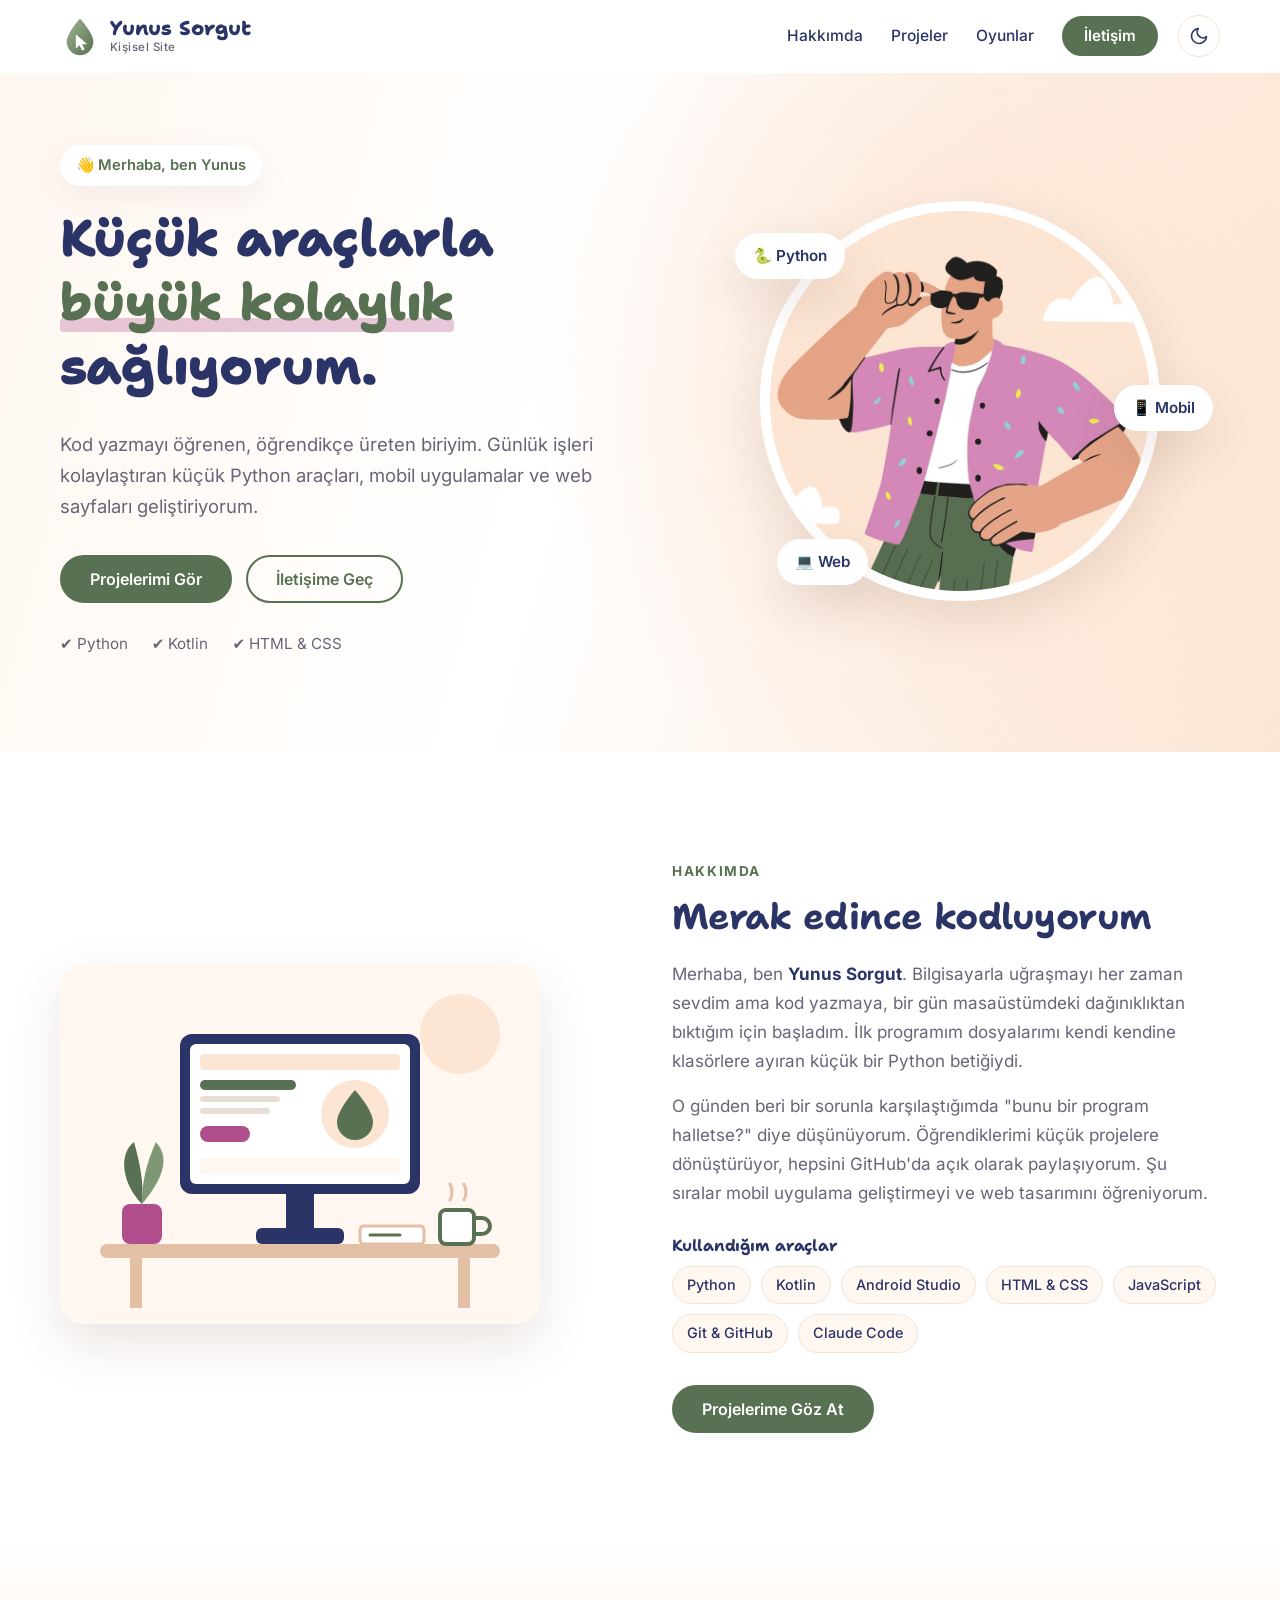
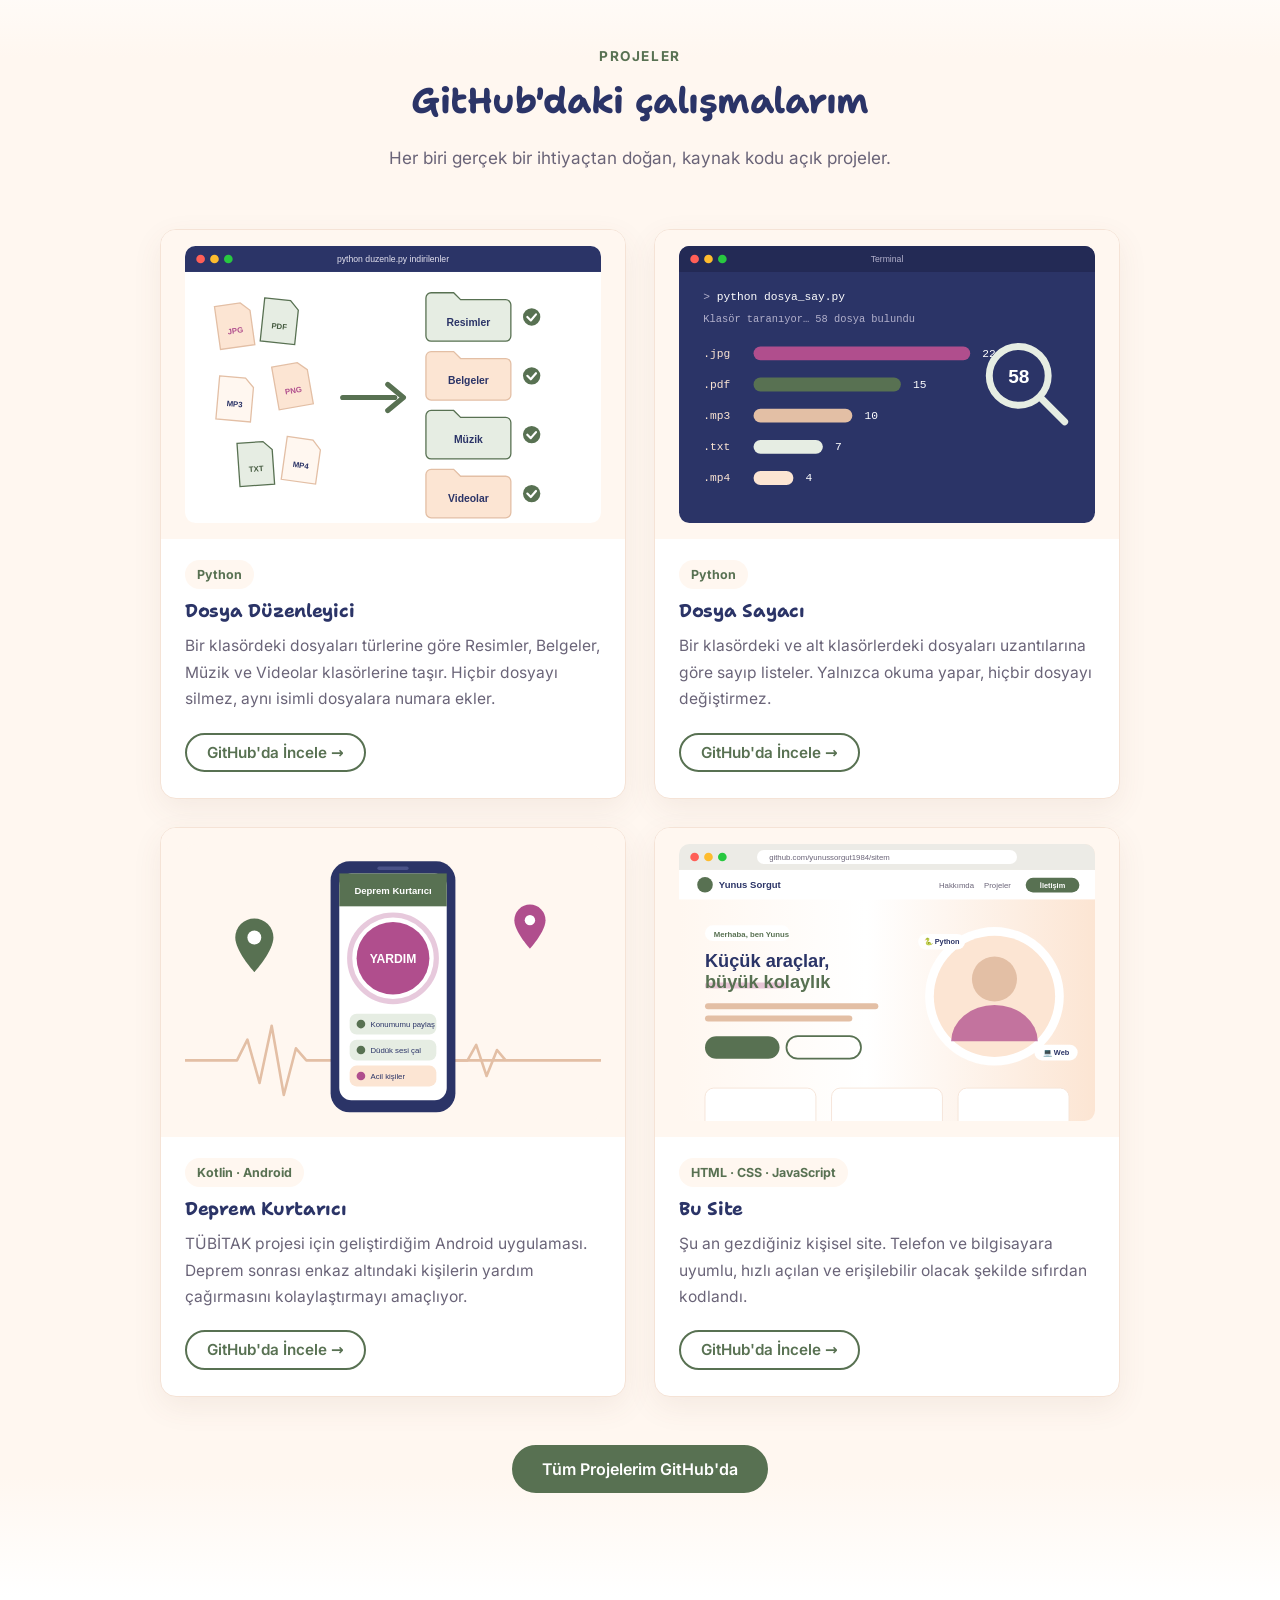
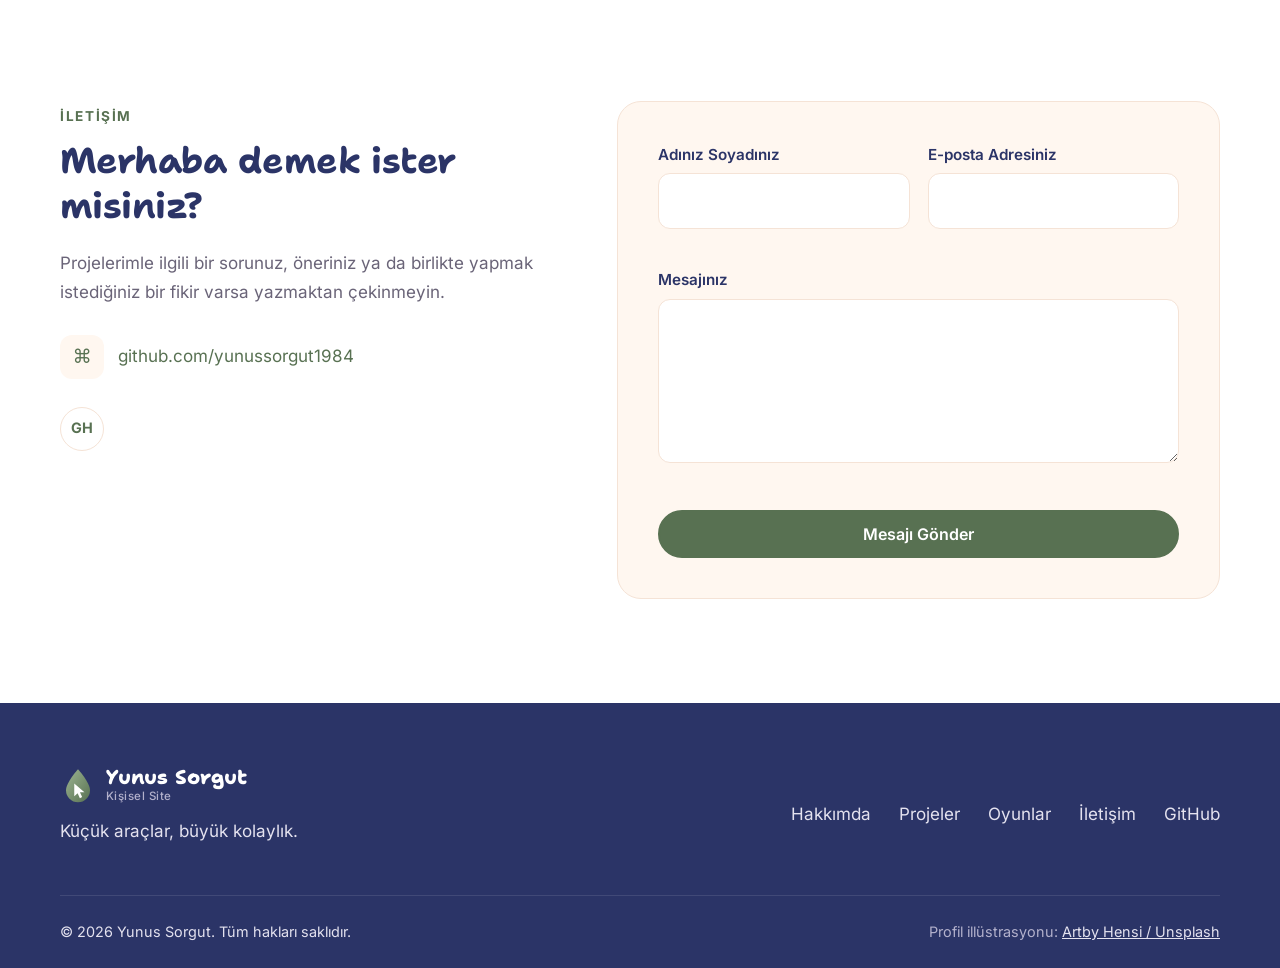
<file: index.html>
﻿<!DOCTYPE html>
<html lang="tr">
<head>
  <meta charset="UTF-8">
  <meta name="viewport" content="width=device-width, initial-scale=1.0">
  <title>Yunus Sorgut | Kişisel Site ve Projeler</title>
  <meta name="description" content="Yunus Sorgut'un kişisel sitesi. Python ile yazdığı dosya düzenleme araçları, Kotlin ile geliştirdiği deprem uygulaması ve diğer GitHub projeleri.">
  <meta name="author" content="Yunus Sorgut">
  <meta name="theme-color" content="#587152">

  <!-- Paylaşım önizlemesi (WhatsApp, LinkedIn, Facebook) -->
  <meta property="og:type" content="website">
  <meta property="og:locale" content="tr_TR">
  <meta property="og:site_name" content="Yunus Sorgut">
  <meta property="og:title" content="Yunus Sorgut | Kişisel Site ve Projeler">
  <meta property="og:description" content="Küçük ama işe yarayan araçlar geliştiriyorum. Python, Kotlin ve web projelerim.">

  <link rel="icon" href="images/favicon.svg" type="image/svg+xml">
  <!-- Yazı tipleri sitenin kendi klasöründen; en önemlileri önden yükleniyor -->
  <link rel="preload" href="fonts/shantell-sans-latin.woff2" as="font" type="font/woff2" crossorigin>
  <link rel="preload" href="fonts/inter-latin.woff2" as="font" type="font/woff2" crossorigin>
  <link rel="stylesheet" href="css/style.css">
  <script>
    document.documentElement.classList.add("js");
    // Tema: kayıtlı seçim, yoksa sistemin tercihi. Sayfa çizilmeden önce çalışır; açılışta beyaz parlamayı önler.
    (function () {
      var tema = null;
      try { tema = localStorage.getItem("tema"); } catch (e) {}
      if (tema !== "koyu" && tema !== "acik") tema = matchMedia("(prefers-color-scheme: dark)").matches ? "koyu" : "acik";
      document.documentElement.setAttribute("data-tema", tema);
      if (tema === "koyu") document.querySelector('meta[name="theme-color"]').setAttribute("content", "#1A1D2B");
    })();
  </script>

</head>
<body>

  <a class="atla" href="#icerik">İçeriğe geç</a>

  <!-- Okuma ilerleme çubuğu: sayfa kaydırıldıkça dolar -->
  <div class="ilerleme" id="ilerleme" aria-hidden="true"></div>

  <!-- ========== ÜST MENÜ ========== -->
  <header class="ust" id="ust">
    <div class="kap ust__ic">
      <a class="marka" href="#anasayfa" aria-label="Yunus Sorgut - anasayfa">
        <img src="images/logo.svg" alt="Yunus Sorgut sitesinin logosu: içinde imleç oku bulunan adaçayı yeşili su damlası" width="40" height="40">
        <span class="marka__yazi">Yunus Sorgut<small>Kişisel Site</small></span>
      </a>

      <button class="menu-dugme" id="menuDugme" aria-label="Menüyü aç" aria-expanded="false" aria-controls="menu">
        <span></span><span></span><span></span>
      </button>

      <nav class="menu" id="menu" aria-label="Ana menü">
        <a href="#hakkimda">Hakkımda</a>
        <a href="#projeler">Projeler</a>
        <a href="oyunlar.html">Oyunlar</a>
        <a href="#iletisim" class="dugme dugme--kucuk">İletişim</a>
      </nav>

      <button class="tema-dugme" id="temaDugme" type="button" aria-label="Koyu tema" aria-pressed="false" title="Koyu temaya geç">
        <svg class="tema-dugme__ay" viewBox="0 0 24 24" aria-hidden="true" focusable="false"><path d="M21 12.8A9 9 0 1 1 11.2 3a7 7 0 0 0 9.8 9.8z"/></svg>
        <svg class="tema-dugme__gunes" viewBox="0 0 24 24" aria-hidden="true" focusable="false"><circle cx="12" cy="12" r="4"/><path d="M12 2v2M12 20v2M4.9 4.9l1.4 1.4M17.7 17.7l1.4 1.4M2 12h2M20 12h2M4.9 19.1l1.4-1.4M17.7 6.3l1.4-1.4"/></svg>
      </button>

    </div>
  </header>

  <main id="icerik">

    <!-- ========== GİRİŞ ========== -->
    <section class="giris" id="anasayfa">
      <div class="kap giris__ic">
        <div class="giris__yazi">
          <span class="etiket">👋 Merhaba, ben Yunus</span>
          <h1>Küçük araçlarla <span class="vurgu">büyük kolaylık</span> sağlıyorum.</h1>
          <p class="giris__alt">Kod yazmayı öğrenen, öğrendikçe üreten biriyim. Günlük işleri kolaylaştıran küçük Python araçları, mobil uygulamalar ve web sayfaları geliştiriyorum.</p>
          <div class="giris__dugmeler">
            <a href="#projeler" class="dugme">Projelerimi Gör</a>
            <a href="#iletisim" class="dugme dugme--cizgi">İletişime Geç</a>
          </div>
          <ul class="giris__guven">
            <li>✔ Python</li>
            <li>✔ Kotlin</li>
            <li>✔ HTML &amp; CSS</li>
          </ul>
        </div>
        <div class="giris__gorsel">
          <img src="images/avatar-foto.jpg" alt="Pembe desenli gömlek giymiş, güneş gözlüğünü tutarak gülümseyen bir adamın çizim portresi" width="400" height="400" fetchpriority="high">
          <span class="rozet rozet--1">🐍 Python</span>
          <span class="rozet rozet--2">📱 Mobil</span>
          <span class="rozet rozet--3">💻 Web</span>
        </div>
      </div>
    </section>

    <!-- ========== HAKKIMDA ========== -->
    <section class="bolum" id="hakkimda">
      <div class="kap hakkimda">
        <div class="hakkimda__gorsel belir">
          <img src="images/calisma-alani.svg" alt="Monitöründe kod açık olan, yanında saksı bitkisi ve kahve kupası bulunan düzenli bir çalışma masası çizimi" width="480" height="360" loading="lazy">
        </div>
        <div class="hakkimda__yazi belir">
          <span class="ust-baslik">Hakkımda</span>
          <h2>Merak edince kodluyorum</h2>
          <p>Merhaba, ben <strong>Yunus Sorgut</strong>. Bilgisayarla uğraşmayı her zaman sevdim ama kod yazmaya, bir gün masaüstümdeki dağınıklıktan bıktığım için başladım. İlk programım dosyalarımı kendi kendine klasörlere ayıran küçük bir Python betiğiydi.</p>
          <p>O günden beri bir sorunla karşılaştığımda "bunu bir program halletse?" diye düşünüyorum. Öğrendiklerimi küçük projelere dönüştürüyor, hepsini GitHub'da açık olarak paylaşıyorum. Şu sıralar mobil uygulama geliştirmeyi ve web tasarımını öğreniyorum.</p>
          <h3 class="kucuk-baslik">Kullandığım araçlar</h3>
          <ul class="araclar">
            <li>Python</li><li>Kotlin</li><li>Android Studio</li><li>HTML &amp; CSS</li><li>JavaScript</li><li>Git &amp; GitHub</li><li>Claude Code</li>
          </ul>
          <a href="#projeler" class="dugme">Projelerime Göz At</a>
        </div>
      </div>
    </section>

    <!-- ========== PROJELER ========== -->
    <section class="bolum bolum--acik" id="projeler">
      <div class="kap">
        <header class="bolum__baslik belir">
          <span class="ust-baslik">Projeler</span>
          <h2>GitHub'daki çalışmalarım</h2>
          <p>Her biri gerçek bir ihtiyaçtan doğan, kaynak kodu açık projeler.</p>
        </header>
        <div class="kartlar kartlar--2">
          <article class="proje belir">
            <img src="images/projeler/dosya-duzenleyici.svg" alt="Dosya Düzenleyici ön izlemesi: soldaki karışık JPG, PDF, MP3 ve MP4 dosyaları ok ile sağdaki Resimler, Belgeler, Müzik ve Videolar klasörlerine taşınıyor" width="480" height="320" loading="lazy">
            <div class="proje__bilgi">
              <span class="proje__tur">Python</span>
              <h3>Dosya Düzenleyici</h3>
              <p>Bir klasördeki dosyaları türlerine göre Resimler, Belgeler, Müzik ve Videolar klasörlerine taşır. Hiçbir dosyayı silmez, aynı isimli dosyalara numara ekler.</p>
              <a href="https://github.com/yunussorgut1984/odev1" class="dugme dugme--kucuk dugme--cizgi" target="_blank" rel="noopener">GitHub'da İncele →</a>
            </div>
          </article>
          <article class="proje belir">
            <img src="images/projeler/dosya-sayaci.svg" alt="Dosya Sayacı ön izlemesi: koyu terminal penceresinde jpg, pdf, mp3, txt ve mp4 uzantılı dosyaların sayısını gösteren renkli çubuklar ve büyüteç" width="480" height="320" loading="lazy">
            <div class="proje__bilgi">
              <span class="proje__tur">Python</span>
              <h3>Dosya Sayacı</h3>
              <p>Bir klasördeki ve alt klasörlerdeki dosyaları uzantılarına göre sayıp listeler. Yalnızca okuma yapar, hiçbir dosyayı değiştirmez.</p>
              <a href="https://github.com/yunussorgut1984/deneme2" class="dugme dugme--kucuk dugme--cizgi" target="_blank" rel="noopener">GitHub'da İncele →</a>
            </div>
          </article>
          <article class="proje belir">
            <img src="images/projeler/deprem-kurtarici.svg" alt="Deprem Kurtarıcı uygulaması ön izlemesi: telefon ekranında büyük pembe YARDIM düğmesi ile konum paylaşma, düdük sesi ve acil kişiler seçenekleri" width="480" height="320" loading="lazy">
            <div class="proje__bilgi">
              <span class="proje__tur">Kotlin · Android</span>
              <h3>Deprem Kurtarıcı</h3>
              <p>TÜBİTAK projesi için geliştirdiğim Android uygulaması. Deprem sonrası enkaz altındaki kişilerin yardım çağırmasını kolaylaştırmayı amaçlıyor.</p>
              <a href="https://github.com/yunussorgut1984/tubitak" class="dugme dugme--kucuk dugme--cizgi" target="_blank" rel="noopener">GitHub'da İncele →</a>
            </div>
          </article>
          <article class="proje belir">
            <img src="images/projeler/sitem.svg" alt="Bu sitenin ön izlemesi: tarayıcı penceresinde Yunus Sorgut başlıklı menü, Küçük araçlar büyük kolaylık yazısı ve yuvarlak portre" width="480" height="320" loading="lazy">
            <div class="proje__bilgi">
              <span class="proje__tur">HTML · CSS · JavaScript</span>
              <h3>Bu Site</h3>
              <p>Şu an gezdiğiniz kişisel site. Telefon ve bilgisayara uyumlu, hızlı açılan ve erişilebilir olacak şekilde sıfırdan kodlandı.</p>
              <a href="https://github.com/yunussorgut1984/sitem" class="dugme dugme--kucuk dugme--cizgi" target="_blank" rel="noopener">GitHub'da İncele →</a>
            </div>
          </article>
        </div>
        <p class="projeler__hepsi belir">
          <a href="https://github.com/yunussorgut1984" class="dugme" target="_blank" rel="noopener">Tüm Projelerim GitHub'da</a>
        </p>
      </div>
    </section>

    <!-- ========== İLETİŞİM ========== -->
    <section class="bolum" id="iletisim">
      <div class="kap iletisim">
        <div class="iletisim__bilgi belir">
          <span class="ust-baslik">İletişim</span>
          <h2>Merhaba demek ister misiniz?</h2>
          <p>Projelerimle ilgili bir sorunuz, öneriniz ya da birlikte yapmak istediğiniz bir fikir varsa yazmaktan çekinmeyin.</p>
          <ul class="iletisim__liste">
            <li><span aria-hidden="true">⌘</span><a href="https://github.com/yunussorgut1984" target="_blank" rel="noopener">github.com/yunussorgut1984</a></li>
          </ul>
          <div class="sosyal">
            <a href="https://github.com/yunussorgut1984" aria-label="GitHub profilim" target="_blank" rel="noopener">GH</a>
          </div>
        </div>

        <form class="form belir" id="iletisimFormu" action="https://formspree.io/f/xgakpvak" method="POST" novalidate>
          <div class="form__satir">
            <div class="alan">
              <label for="ad">Adınız Soyadınız</label>
              <input type="text" id="ad" name="ad" autocomplete="name" required>
              <small class="hata" aria-live="polite"></small>
            </div>
            <div class="alan">
              <label for="eposta">E-posta Adresiniz</label>
              <input type="email" id="eposta" name="eposta" autocomplete="email" required>
              <small class="hata" aria-live="polite"></small>
            </div>
          </div>
          <div class="alan">
            <label for="mesaj">Mesajınız</label>
            <textarea id="mesaj" name="mesaj" rows="5" required></textarea>
            <small class="hata" aria-live="polite"></small>
          </div>
          <div class="bal-kupu" aria-hidden="true">
            <label for="gotcha">Bu alanı boş bırakın</label>
            <input type="text" id="gotcha" name="_gotcha" tabindex="-1" autocomplete="off">
          </div>
          <button type="submit" class="dugme dugme--tam">Mesajı Gönder</button>
          <p class="form__sonuc" id="formSonuc" role="status"></p>
        </form>
      </div>
    </section>

  </main>

  <!-- ========== ALT BİLGİ ========== -->
  <footer class="alt">
    <div class="kap alt__ic">
      <div>
        <a class="marka marka--alt" href="#anasayfa">
          <img src="images/logo.svg" alt="Yunus Sorgut sitesinin logosu" width="36" height="36" loading="lazy">
          <span class="marka__yazi">Yunus Sorgut<small>Kişisel Site</small></span>
        </a>
        <p>Küçük araçlar, büyük kolaylık.</p>
      </div>
      <nav aria-label="Alt menü" class="alt__menu">
        <a href="#hakkimda">Hakkımda</a>
        <a href="#projeler">Projeler</a>
        <a href="oyunlar.html">Oyunlar</a>
        <a href="#iletisim">İletişim</a>
        <a href="https://github.com/yunussorgut1984" target="_blank" rel="noopener">GitHub</a>
      </nav>
    </div>
    <div class="kap alt__son">
      <p>© <span id="yil">2026</span> Yunus Sorgut. Tüm hakları saklıdır.</p>
      <p class="alt__not">Profil illüstrasyonu: <a href="https://unsplash.com/illustrations/a-stylish-man-posing-with-his-sunglasses-zsFix0foHT0" target="_blank" rel="noopener">Artby Hensi / Unsplash</a></p>
    </div>
  </footer>

  <a href="#anasayfa" class="yukari" id="yukari" aria-label="Sayfanın başına dön">↑</a>

  <script src="js/main.js"></script>
</body>
</html>
</file>
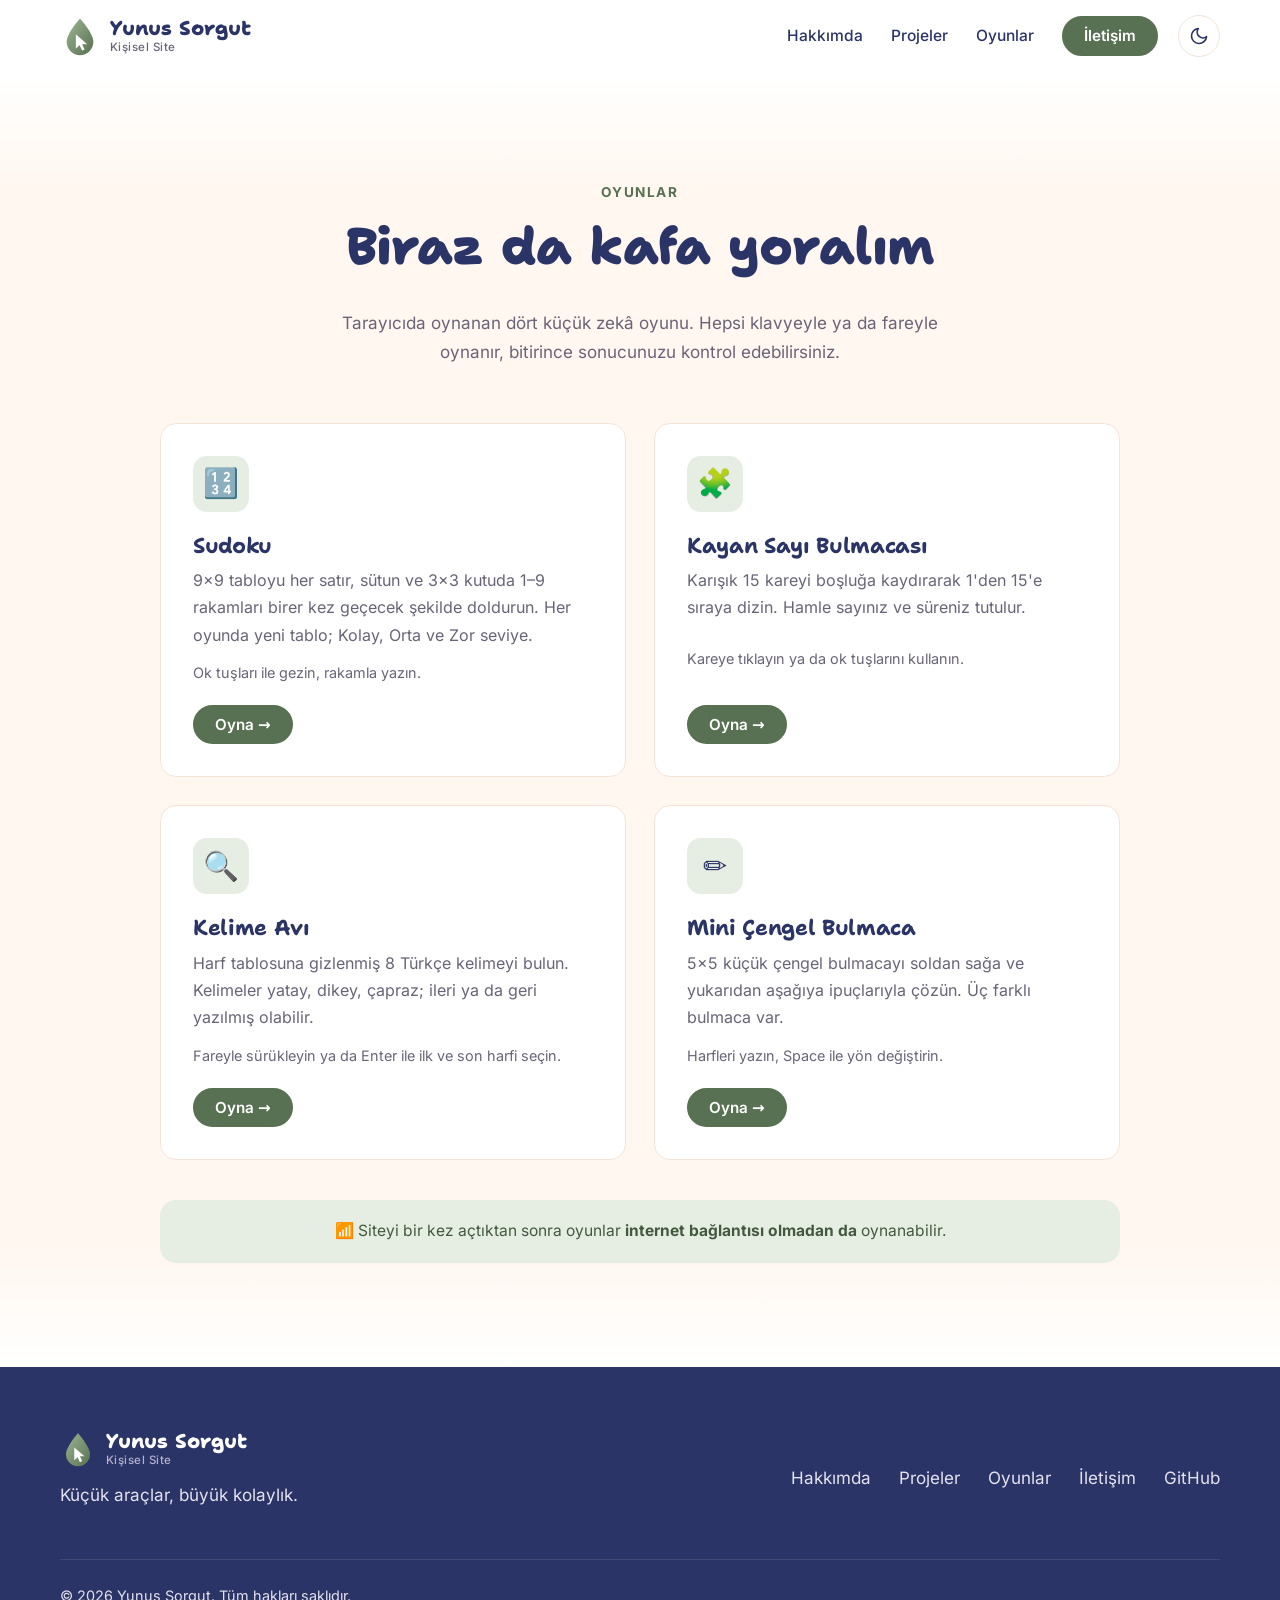
<file: oyunlar.html>
<!DOCTYPE html>
<html lang="tr">
<head>
  <meta charset="UTF-8">
  <meta name="viewport" content="width=device-width, initial-scale=1.0">
  <title>Oyunlar | Yunus Sorgut</title>
  <meta name="description" content="Tarayıcıda ücretsiz oynanan zekâ oyunları: Sudoku, kayan sayı bulmacası, kelime avı ve mini çengel bulmaca. Klavye ve fareyle oynanır, internetsiz de çalışır.">
  <meta name="author" content="Yunus Sorgut">
  <meta name="theme-color" content="#587152">

  <link rel="icon" href="images/favicon.svg" type="image/svg+xml">
  <link rel="preload" href="fonts/shantell-sans-latin.woff2" as="font" type="font/woff2" crossorigin>
  <link rel="preload" href="fonts/inter-latin.woff2" as="font" type="font/woff2" crossorigin>
  <link rel="stylesheet" href="css/style.css">
  <link rel="stylesheet" href="css/oyunlar.css">
  <script>
    document.documentElement.classList.add("js");
    // Tema: kayıtlı seçim, yoksa sistemin tercihi. Sayfa çizilmeden önce çalışır; açılışta beyaz parlamayı önler.
    (function () {
      var tema = null;
      try { tema = localStorage.getItem("tema"); } catch (e) {}
      if (tema !== "koyu" && tema !== "acik") tema = matchMedia("(prefers-color-scheme: dark)").matches ? "koyu" : "acik";
      document.documentElement.setAttribute("data-tema", tema);
      if (tema === "koyu") document.querySelector('meta[name="theme-color"]').setAttribute("content", "#1A1D2B");
    })();
  </script>

</head>
<body>

  <a class="atla" href="#icerik">İçeriğe geç</a>

  <!-- ========== ÜST MENÜ ========== -->
  <header class="ust" id="ust">
    <div class="kap ust__ic">
      <a class="marka" href="index.html" aria-label="Yunus Sorgut - anasayfa">
        <img src="images/logo.svg" alt="Yunus Sorgut sitesinin logosu: içinde imleç oku bulunan adaçayı yeşili su damlası" width="40" height="40">
        <span class="marka__yazi">Yunus Sorgut<small>Kişisel Site</small></span>
      </a>

      <button class="menu-dugme" id="menuDugme" aria-label="Menüyü aç" aria-expanded="false" aria-controls="menu">
        <span></span><span></span><span></span>
      </button>

      <nav class="menu" id="menu" aria-label="Ana menü">
        <a href="index.html#hakkimda">Hakkımda</a>
        <a href="index.html#projeler">Projeler</a>
        <a href="oyunlar.html" aria-current="page">Oyunlar</a>
        <a href="index.html#iletisim" class="dugme dugme--kucuk">İletişim</a>
      </nav>

      <button class="tema-dugme" id="temaDugme" type="button" aria-label="Koyu tema" aria-pressed="false" title="Koyu temaya geç">
        <svg class="tema-dugme__ay" viewBox="0 0 24 24" aria-hidden="true" focusable="false"><path d="M21 12.8A9 9 0 1 1 11.2 3a7 7 0 0 0 9.8 9.8z"/></svg>
        <svg class="tema-dugme__gunes" viewBox="0 0 24 24" aria-hidden="true" focusable="false"><circle cx="12" cy="12" r="4"/><path d="M12 2v2M12 20v2M4.9 4.9l1.4 1.4M17.7 17.7l1.4 1.4M2 12h2M20 12h2M4.9 19.1l1.4-1.4M17.7 6.3l1.4-1.4"/></svg>
      </button>

    </div>
  </header>

  <main id="icerik">
    <section class="bolum bolum--acik">
      <div class="kap">
        <header class="bolum__baslik">
          <span class="ust-baslik">Oyunlar</span>
          <h1>Biraz da kafa yoralım</h1>
          <p>Tarayıcıda oynanan dört küçük zekâ oyunu. Hepsi klavyeyle ya da fareyle oynanır, bitirince sonucunuzu kontrol edebilirsiniz.</p>
        </header>

        <div class="kartlar kartlar--2">
          <article class="hizmet oyun-kart">
            <span class="hizmet__ikon" aria-hidden="true">🔢</span>
            <h2>Sudoku</h2>
            <p>9×9 tabloyu her satır, sütun ve 3×3 kutuda 1–9 rakamları birer kez geçecek şekilde doldurun. Her oyunda yeni tablo; Kolay, Orta ve Zor seviye.</p>
            <p class="oyun-kart__tuslar">Ok tuşları ile gezin, rakamla yazın.</p>
            <a href="oyunlar/sudoku.html" class="dugme dugme--kucuk">Oyna →</a>
          </article>
          <article class="hizmet oyun-kart">
            <span class="hizmet__ikon" aria-hidden="true">🧩</span>
            <h2>Kayan Sayı Bulmacası</h2>
            <p>Karışık 15 kareyi boşluğa kaydırarak 1'den 15'e sıraya dizin. Hamle sayınız ve süreniz tutulur.</p>
            <p class="oyun-kart__tuslar">Kareye tıklayın ya da ok tuşlarını kullanın.</p>
            <a href="oyunlar/kayan-sayi.html" class="dugme dugme--kucuk">Oyna →</a>
          </article>
          <article class="hizmet oyun-kart">
            <span class="hizmet__ikon" aria-hidden="true">🔍</span>
            <h2>Kelime Avı</h2>
            <p>Harf tablosuna gizlenmiş 8 Türkçe kelimeyi bulun. Kelimeler yatay, dikey, çapraz; ileri ya da geri yazılmış olabilir.</p>
            <p class="oyun-kart__tuslar">Fareyle sürükleyin ya da Enter ile ilk ve son harfi seçin.</p>
            <a href="oyunlar/kelime-avi.html" class="dugme dugme--kucuk">Oyna →</a>
          </article>
          <article class="hizmet oyun-kart">
            <span class="hizmet__ikon" aria-hidden="true">✏️</span>
            <h2>Mini Çengel Bulmaca</h2>
            <p>5×5 küçük çengel bulmacayı soldan sağa ve yukarıdan aşağıya ipuçlarıyla çözün. Üç farklı bulmaca var.</p>
            <p class="oyun-kart__tuslar">Harfleri yazın, Space ile yön değiştirin.</p>
            <a href="oyunlar/cengel.html" class="dugme dugme--kucuk">Oyna →</a>
          </article>
        </div>

        <div class="cevrimdisi-not">
          <p>📶 Siteyi bir kez açtıktan sonra oyunlar <strong>internet bağlantısı olmadan da</strong> oynanabilir.</p>
        </div>
      </div>
    </section>
  </main>

  <!-- ========== ALT BİLGİ ========== -->
  <footer class="alt">
    <div class="kap alt__ic">
      <div>
        <a class="marka marka--alt" href="index.html">
          <img src="images/logo.svg" alt="Yunus Sorgut sitesinin logosu" width="36" height="36" loading="lazy">
          <span class="marka__yazi">Yunus Sorgut<small>Kişisel Site</small></span>
        </a>
        <p>Küçük araçlar, büyük kolaylık.</p>
      </div>
      <nav aria-label="Alt menü" class="alt__menu">
        <a href="index.html#hakkimda">Hakkımda</a>
        <a href="index.html#projeler">Projeler</a>
        <a href="oyunlar.html">Oyunlar</a>
        <a href="index.html#iletisim">İletişim</a>
        <a href="https://github.com/yunussorgut1984" target="_blank" rel="noopener">GitHub</a>
      </nav>
    </div>
    <div class="kap alt__son">
      <p>© <span id="yil">2026</span> Yunus Sorgut. Tüm hakları saklıdır.</p>
    </div>
  </footer>

  <a href="#ust" class="yukari" id="yukari" aria-label="Sayfanın başına dön">↑</a>

  <script src="js/main.js"></script>
</body>
</html>
</file>
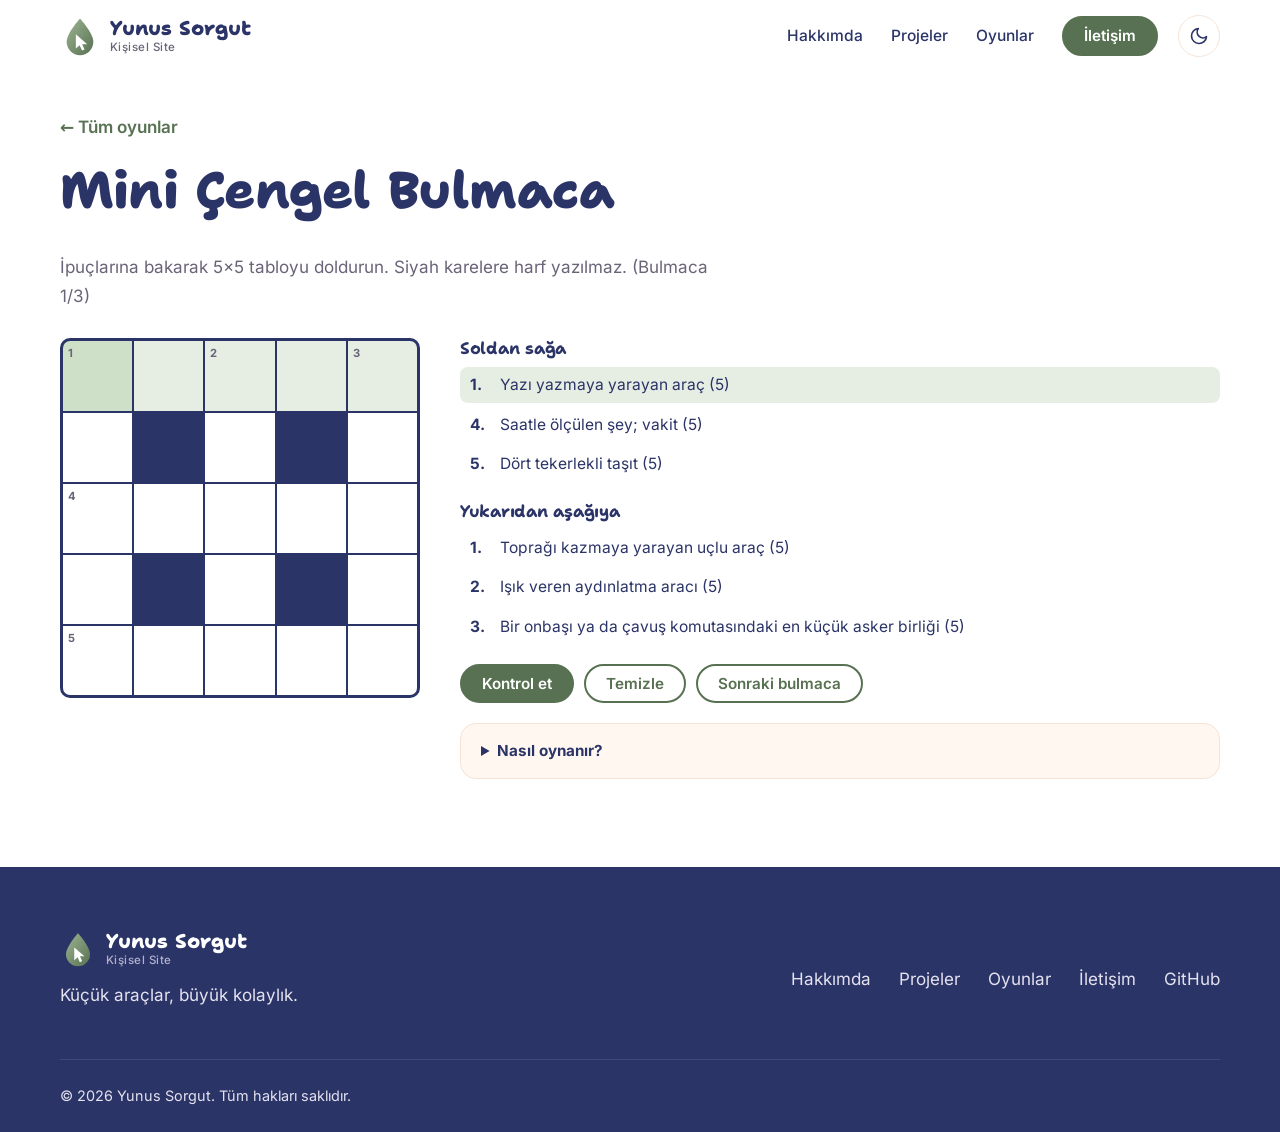
<file: oyunlar/cengel.html>
<!DOCTYPE html>
<html lang="tr">
<head>
  <meta charset="UTF-8">
  <meta name="viewport" content="width=device-width, initial-scale=1.0">
  <title>Mini Çengel Bulmaca | Oyunlar | Yunus Sorgut</title>
  <meta name="description" content="Tarayıcıda ücretsiz 5×5 Türkçe mini çengel bulmaca. İpuçlarıyla çözün, klavye ve fareyle oynanır, yanlış harfleri kontrol eder, internetsiz de çalışır.">
  <meta name="author" content="Yunus Sorgut">
  <meta name="theme-color" content="#587152">

  <link rel="icon" href="../images/favicon.svg" type="image/svg+xml">
  <link rel="preload" href="../fonts/shantell-sans-latin.woff2" as="font" type="font/woff2" crossorigin>
  <link rel="preload" href="../fonts/inter-latin.woff2" as="font" type="font/woff2" crossorigin>
  <link rel="stylesheet" href="../css/style.css">
  <link rel="stylesheet" href="../css/oyunlar.css">
  <script>
    document.documentElement.classList.add("js");
    // Tema: kayıtlı seçim, yoksa sistemin tercihi. Sayfa çizilmeden önce çalışır; açılışta beyaz parlamayı önler.
    (function () {
      var tema = null;
      try { tema = localStorage.getItem("tema"); } catch (e) {}
      if (tema !== "koyu" && tema !== "acik") tema = matchMedia("(prefers-color-scheme: dark)").matches ? "koyu" : "acik";
      document.documentElement.setAttribute("data-tema", tema);
      if (tema === "koyu") document.querySelector('meta[name="theme-color"]').setAttribute("content", "#1A1D2B");
    })();
  </script>

</head>
<body>

  <a class="atla" href="#icerik">İçeriğe geç</a>

  <!-- ========== ÜST MENÜ ========== -->
  <header class="ust" id="ust">
    <div class="kap ust__ic">
      <a class="marka" href="../index.html" aria-label="Yunus Sorgut - anasayfa">
        <img src="../images/logo.svg" alt="Yunus Sorgut sitesinin logosu: içinde imleç oku bulunan adaçayı yeşili su damlası" width="40" height="40">
        <span class="marka__yazi">Yunus Sorgut<small>Kişisel Site</small></span>
      </a>

      <button class="menu-dugme" id="menuDugme" aria-label="Menüyü aç" aria-expanded="false" aria-controls="menu">
        <span></span><span></span><span></span>
      </button>

      <nav class="menu" id="menu" aria-label="Ana menü">
        <a href="../index.html#hakkimda">Hakkımda</a>
        <a href="../index.html#projeler">Projeler</a>
        <a href="../oyunlar.html" aria-current="page">Oyunlar</a>
        <a href="../index.html#iletisim" class="dugme dugme--kucuk">İletişim</a>
      </nav>

      <button class="tema-dugme" id="temaDugme" type="button" aria-label="Koyu tema" aria-pressed="false" title="Koyu temaya geç">
        <svg class="tema-dugme__ay" viewBox="0 0 24 24" aria-hidden="true" focusable="false"><path d="M21 12.8A9 9 0 1 1 11.2 3a7 7 0 0 0 9.8 9.8z"/></svg>
        <svg class="tema-dugme__gunes" viewBox="0 0 24 24" aria-hidden="true" focusable="false"><circle cx="12" cy="12" r="4"/><path d="M12 2v2M12 20v2M4.9 4.9l1.4 1.4M17.7 17.7l1.4 1.4M2 12h2M20 12h2M4.9 19.1l1.4-1.4M17.7 6.3l1.4-1.4"/></svg>
      </button>

    </div>
  </header>

  <main id="icerik" class="oyun">
    <div class="kap">
      <a href="../oyunlar.html" class="oyun__geri">← Tüm oyunlar</a>
      <header class="oyun__baslik">
        <h1>Mini Çengel Bulmaca</h1>
        <p>İpuçlarına bakarak 5×5 tabloyu doldurun. Siyah karelere harf yazılmaz. <span id="bulmacaAdi"></span></p>
      </header>

      <div class="oyun__alan">
        <div class="cengel" id="cengel" role="grid" aria-label="Çengel bulmaca tablosu, 5 satır 5 sütun"></div>

        <div class="oyun__panel">
          <div class="ipuclari">
            <div>
              <h2 id="yatayBaslik">Soldan sağa</h2>
              <ol id="yatay" aria-labelledby="yatayBaslik"></ol>
            </div>
            <div>
              <h2 id="dikeyBaslik">Yukarıdan aşağıya</h2>
              <ol id="dikey" aria-labelledby="dikeyBaslik"></ol>
            </div>
          </div>

          <div class="oyun__dugmeler">
            <button type="button" class="dugme dugme--kucuk" id="kontrol">Kontrol et</button>
            <button type="button" class="dugme dugme--kucuk dugme--cizgi" id="temizle">Temizle</button>
            <button type="button" class="dugme dugme--kucuk dugme--cizgi" id="sonraki">Sonraki bulmaca</button>
          </div>

          <p class="oyun__sonuc" id="sonuc" role="status" aria-live="polite"></p>

          <details class="nasil">
            <summary>Nasıl oynanır?</summary>
            <ul>
              <li><strong>Fare:</strong> Bir kareye tıklayın; o kare ve kelimesi vurgulanır. Aynı kareye tekrar tıklarsanız yön (yatay/dikey) değişir. İpucuna tıklayınca o kelimeye gidilir.</li>
              <li><strong>Klavye:</strong> Harfleri yazın, imleç kelime boyunca ilerler. <kbd>←</kbd> <kbd>↑</kbd> <kbd>→</kbd> <kbd>↓</kbd> ile gezin, <kbd>Space</kbd> ile yön değiştirin, <kbd>Backspace</kbd> ile silin.</li>
              <li>Türkçe harfler (Ç, Ğ, I, İ, Ö, Ş, Ü) kullanılabilir. Küçük harf yazsanız da büyük harfe çevrilir.</li>
              <li><strong>Kontrol et</strong> yanlış harfleri kırmızıyla gösterir. Tablo dolunca kontrol kendiliğinden yapılır.</li>
            </ul>
          </details>
        </div>
      </div>
    </div>
  </main>

  <!-- ========== ALT BİLGİ ========== -->
  <footer class="alt">
    <div class="kap alt__ic">
      <div>
        <a class="marka marka--alt" href="../index.html">
          <img src="../images/logo.svg" alt="Yunus Sorgut sitesinin logosu" width="36" height="36" loading="lazy">
          <span class="marka__yazi">Yunus Sorgut<small>Kişisel Site</small></span>
        </a>
        <p>Küçük araçlar, büyük kolaylık.</p>
      </div>
      <nav aria-label="Alt menü" class="alt__menu">
        <a href="../index.html#hakkimda">Hakkımda</a>
        <a href="../index.html#projeler">Projeler</a>
        <a href="../oyunlar.html">Oyunlar</a>
        <a href="../index.html#iletisim">İletişim</a>
        <a href="https://github.com/yunussorgut1984" target="_blank" rel="noopener">GitHub</a>
      </nav>
    </div>
    <div class="kap alt__son">
      <p>© <span id="yil">2026</span> Yunus Sorgut. Tüm hakları saklıdır.</p>
    </div>
  </footer>

  <script src="../js/main.js"></script>
  <script src="../js/oyunlar/ortak.js"></script>
  <script src="../js/oyunlar/cengel.js"></script>
</body>
</html>
</file>
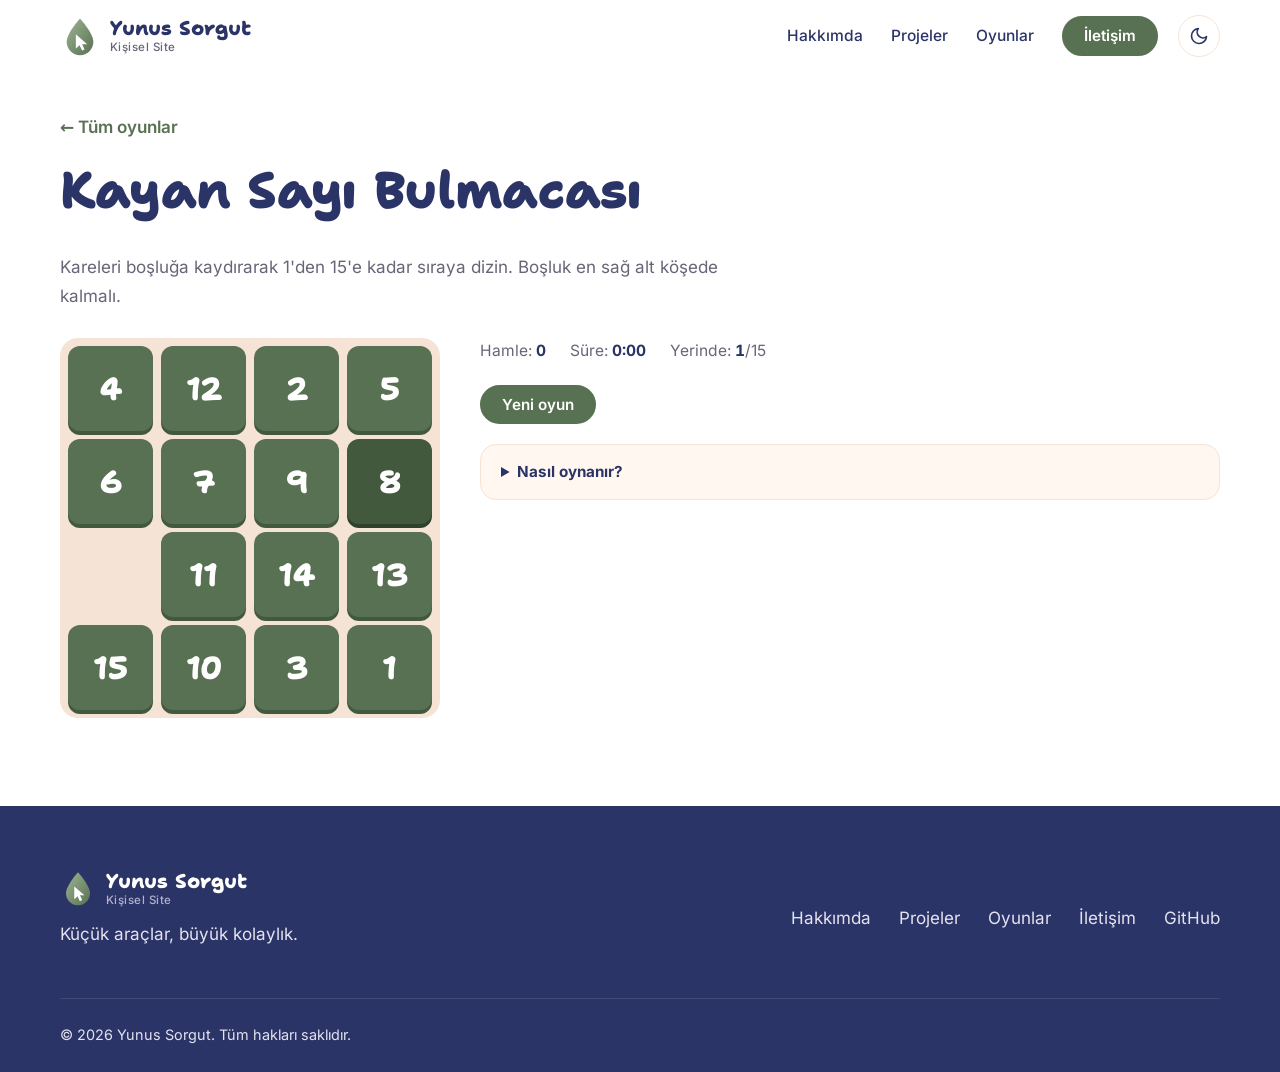
<file: oyunlar/kayan-sayi.html>
<!DOCTYPE html>
<html lang="tr">
<head>
  <meta charset="UTF-8">
  <meta name="viewport" content="width=device-width, initial-scale=1.0">
  <title>Kayan Sayı Bulmacası | Oyunlar | Yunus Sorgut</title>
  <meta name="description" content="Tarayıcıda ücretsiz kayan sayı (15) bulmacası. Kareleri kaydırıp 1'den 15'e sıraya dizin; klavye ve fareyle oynanır, hamle ve süre tutulur, internetsiz de çalışır.">
  <meta name="author" content="Yunus Sorgut">
  <meta name="theme-color" content="#587152">

  <link rel="icon" href="../images/favicon.svg" type="image/svg+xml">
  <link rel="preload" href="../fonts/shantell-sans-latin.woff2" as="font" type="font/woff2" crossorigin>
  <link rel="preload" href="../fonts/inter-latin.woff2" as="font" type="font/woff2" crossorigin>
  <link rel="stylesheet" href="../css/style.css">
  <link rel="stylesheet" href="../css/oyunlar.css">
  <script>
    document.documentElement.classList.add("js");
    // Tema: kayıtlı seçim, yoksa sistemin tercihi. Sayfa çizilmeden önce çalışır; açılışta beyaz parlamayı önler.
    (function () {
      var tema = null;
      try { tema = localStorage.getItem("tema"); } catch (e) {}
      if (tema !== "koyu" && tema !== "acik") tema = matchMedia("(prefers-color-scheme: dark)").matches ? "koyu" : "acik";
      document.documentElement.setAttribute("data-tema", tema);
      if (tema === "koyu") document.querySelector('meta[name="theme-color"]').setAttribute("content", "#1A1D2B");
    })();
  </script>

</head>
<body>

  <a class="atla" href="#icerik">İçeriğe geç</a>

  <!-- ========== ÜST MENÜ ========== -->
  <header class="ust" id="ust">
    <div class="kap ust__ic">
      <a class="marka" href="../index.html" aria-label="Yunus Sorgut - anasayfa">
        <img src="../images/logo.svg" alt="Yunus Sorgut sitesinin logosu: içinde imleç oku bulunan adaçayı yeşili su damlası" width="40" height="40">
        <span class="marka__yazi">Yunus Sorgut<small>Kişisel Site</small></span>
      </a>

      <button class="menu-dugme" id="menuDugme" aria-label="Menüyü aç" aria-expanded="false" aria-controls="menu">
        <span></span><span></span><span></span>
      </button>

      <nav class="menu" id="menu" aria-label="Ana menü">
        <a href="../index.html#hakkimda">Hakkımda</a>
        <a href="../index.html#projeler">Projeler</a>
        <a href="../oyunlar.html" aria-current="page">Oyunlar</a>
        <a href="../index.html#iletisim" class="dugme dugme--kucuk">İletişim</a>
      </nav>

      <button class="tema-dugme" id="temaDugme" type="button" aria-label="Koyu tema" aria-pressed="false" title="Koyu temaya geç">
        <svg class="tema-dugme__ay" viewBox="0 0 24 24" aria-hidden="true" focusable="false"><path d="M21 12.8A9 9 0 1 1 11.2 3a7 7 0 0 0 9.8 9.8z"/></svg>
        <svg class="tema-dugme__gunes" viewBox="0 0 24 24" aria-hidden="true" focusable="false"><circle cx="12" cy="12" r="4"/><path d="M12 2v2M12 20v2M4.9 4.9l1.4 1.4M17.7 17.7l1.4 1.4M2 12h2M20 12h2M4.9 19.1l1.4-1.4M17.7 6.3l1.4-1.4"/></svg>
      </button>

    </div>
  </header>

  <main id="icerik" class="oyun">
    <div class="kap">
      <a href="../oyunlar.html" class="oyun__geri">← Tüm oyunlar</a>
      <header class="oyun__baslik">
        <h1>Kayan Sayı Bulmacası</h1>
        <p>Kareleri boşluğa kaydırarak 1'den 15'e kadar sıraya dizin. Boşluk en sağ alt köşede kalmalı.</p>
      </header>

      <div class="oyun__alan">
        <div class="kayan" id="kayan" role="group" aria-label="Kayan sayı bulmacası, 4 satır 4 sütun"></div>

        <div class="oyun__panel">
          <div class="oyun__bilgi">
            <span>Hamle: <strong id="hamle">0</strong></span>
            <span>Süre: <strong id="sure">0:00</strong></span>
            <span>Yerinde: <strong id="yerinde">0</strong>/15</span>
          </div>

          <div class="oyun__dugmeler">
            <button type="button" class="dugme dugme--kucuk" id="yeni">Yeni oyun</button>
          </div>

          <p class="oyun__sonuc" id="sonuc" role="status" aria-live="polite"></p>

          <details class="nasil">
            <summary>Nasıl oynanır?</summary>
            <ul>
              <li><strong>Fare:</strong> Boşluğun yanındaki bir kareye tıklayın, kare boşluğa kayar.</li>
              <li><strong>Klavye:</strong> <kbd>←</kbd> <kbd>↑</kbd> <kbd>→</kbd> <kbd>↓</kbd> tuşları, boşluğun yanındaki kareyi o yöne kaydırır. Ok tuşları sayfanın her yerinde çalışır (bir yazı alanında değilseniz).</li>
              <li>İsterseniz <kbd>Tab</kbd> ile bir kare seçip <kbd>Enter</kbd> ya da <kbd>Space</kbd> ile kaydırabilirsiniz.</li>
              <li>Yerine oturan kareler koyu yeşil olur. Hepsi sıraya girince oyun kendiliğinden biter.</li>
            </ul>
          </details>
        </div>
      </div>
    </div>
  </main>

  <!-- ========== ALT BİLGİ ========== -->
  <footer class="alt">
    <div class="kap alt__ic">
      <div>
        <a class="marka marka--alt" href="../index.html">
          <img src="../images/logo.svg" alt="Yunus Sorgut sitesinin logosu" width="36" height="36" loading="lazy">
          <span class="marka__yazi">Yunus Sorgut<small>Kişisel Site</small></span>
        </a>
        <p>Küçük araçlar, büyük kolaylık.</p>
      </div>
      <nav aria-label="Alt menü" class="alt__menu">
        <a href="../index.html#hakkimda">Hakkımda</a>
        <a href="../index.html#projeler">Projeler</a>
        <a href="../oyunlar.html">Oyunlar</a>
        <a href="../index.html#iletisim">İletişim</a>
        <a href="https://github.com/yunussorgut1984" target="_blank" rel="noopener">GitHub</a>
      </nav>
    </div>
    <div class="kap alt__son">
      <p>© <span id="yil">2026</span> Yunus Sorgut. Tüm hakları saklıdır.</p>
    </div>
  </footer>

  <script src="../js/main.js"></script>
  <script src="../js/oyunlar/ortak.js"></script>
  <script src="../js/oyunlar/kayan-sayi.js"></script>
</body>
</html>
</file>
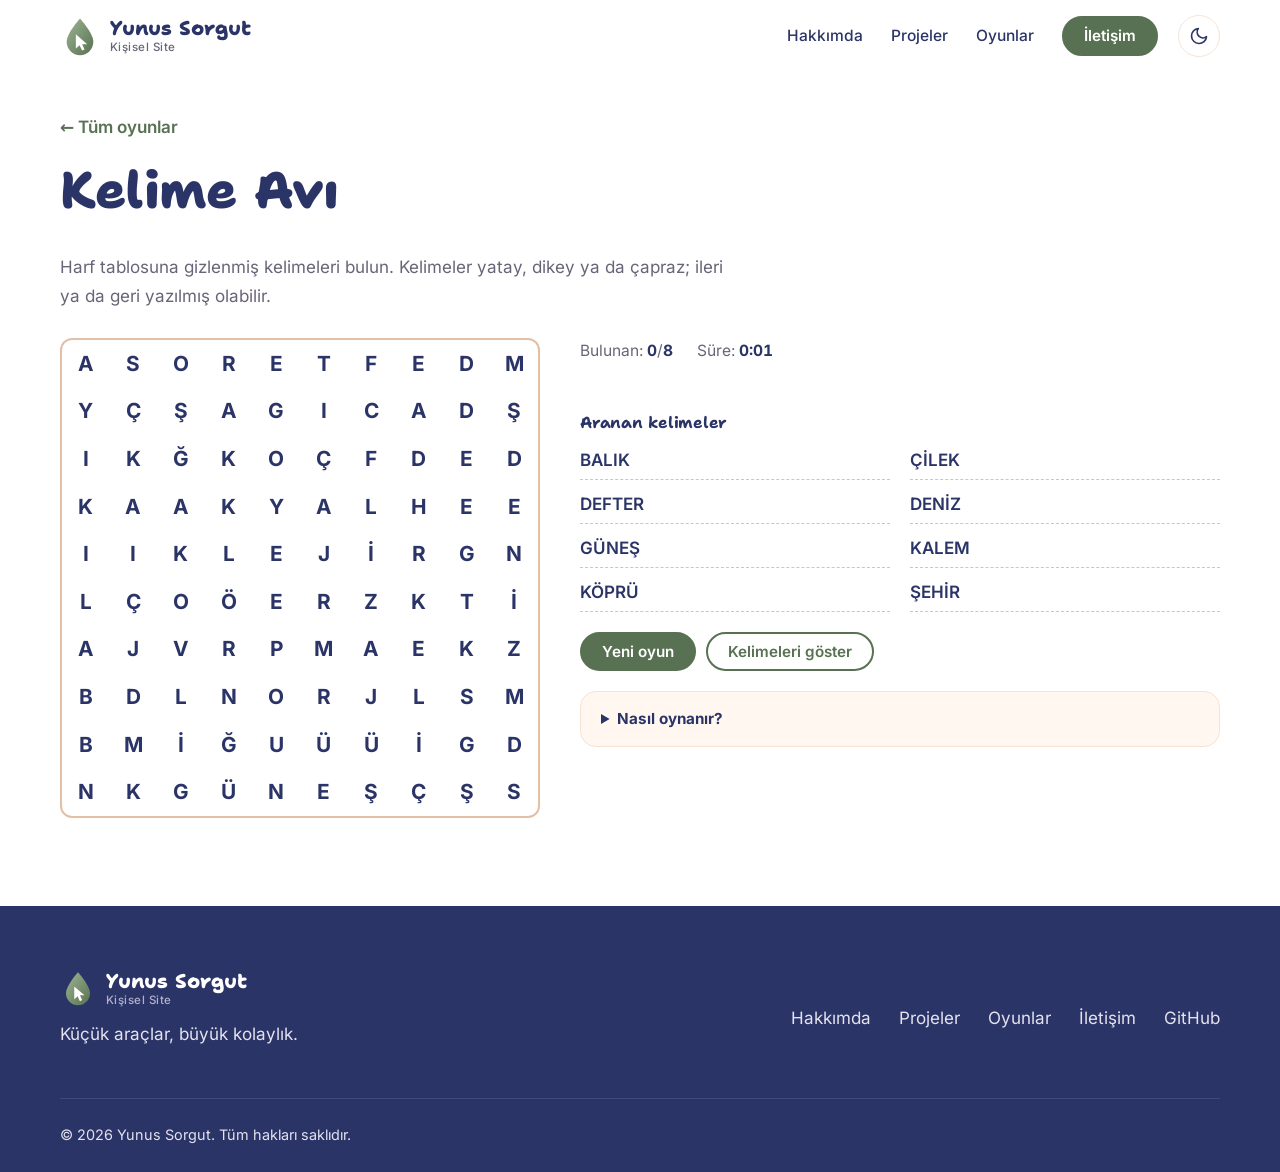
<file: oyunlar/kelime-avi.html>
<!DOCTYPE html>
<html lang="tr">
<head>
  <meta charset="UTF-8">
  <meta name="viewport" content="width=device-width, initial-scale=1.0">
  <title>Kelime Avı | Oyunlar | Yunus Sorgut</title>
  <meta name="description" content="Tarayıcıda ücretsiz Türkçe kelime avı. Harf tablosunda gizli kelimeleri fareyle sürükleyerek ya da klavyeyle bulun; her oyunda yeni tablo, internetsiz de çalışır.">
  <meta name="author" content="Yunus Sorgut">
  <meta name="theme-color" content="#587152">

  <link rel="icon" href="../images/favicon.svg" type="image/svg+xml">
  <link rel="preload" href="../fonts/shantell-sans-latin.woff2" as="font" type="font/woff2" crossorigin>
  <link rel="preload" href="../fonts/inter-latin.woff2" as="font" type="font/woff2" crossorigin>
  <link rel="stylesheet" href="../css/style.css">
  <link rel="stylesheet" href="../css/oyunlar.css">
  <script>
    document.documentElement.classList.add("js");
    // Tema: kayıtlı seçim, yoksa sistemin tercihi. Sayfa çizilmeden önce çalışır; açılışta beyaz parlamayı önler.
    (function () {
      var tema = null;
      try { tema = localStorage.getItem("tema"); } catch (e) {}
      if (tema !== "koyu" && tema !== "acik") tema = matchMedia("(prefers-color-scheme: dark)").matches ? "koyu" : "acik";
      document.documentElement.setAttribute("data-tema", tema);
      if (tema === "koyu") document.querySelector('meta[name="theme-color"]').setAttribute("content", "#1A1D2B");
    })();
  </script>

</head>
<body>

  <a class="atla" href="#icerik">İçeriğe geç</a>

  <!-- ========== ÜST MENÜ ========== -->
  <header class="ust" id="ust">
    <div class="kap ust__ic">
      <a class="marka" href="../index.html" aria-label="Yunus Sorgut - anasayfa">
        <img src="../images/logo.svg" alt="Yunus Sorgut sitesinin logosu: içinde imleç oku bulunan adaçayı yeşili su damlası" width="40" height="40">
        <span class="marka__yazi">Yunus Sorgut<small>Kişisel Site</small></span>
      </a>

      <button class="menu-dugme" id="menuDugme" aria-label="Menüyü aç" aria-expanded="false" aria-controls="menu">
        <span></span><span></span><span></span>
      </button>

      <nav class="menu" id="menu" aria-label="Ana menü">
        <a href="../index.html#hakkimda">Hakkımda</a>
        <a href="../index.html#projeler">Projeler</a>
        <a href="../oyunlar.html" aria-current="page">Oyunlar</a>
        <a href="../index.html#iletisim" class="dugme dugme--kucuk">İletişim</a>
      </nav>

      <button class="tema-dugme" id="temaDugme" type="button" aria-label="Koyu tema" aria-pressed="false" title="Koyu temaya geç">
        <svg class="tema-dugme__ay" viewBox="0 0 24 24" aria-hidden="true" focusable="false"><path d="M21 12.8A9 9 0 1 1 11.2 3a7 7 0 0 0 9.8 9.8z"/></svg>
        <svg class="tema-dugme__gunes" viewBox="0 0 24 24" aria-hidden="true" focusable="false"><circle cx="12" cy="12" r="4"/><path d="M12 2v2M12 20v2M4.9 4.9l1.4 1.4M17.7 17.7l1.4 1.4M2 12h2M20 12h2M4.9 19.1l1.4-1.4M17.7 6.3l1.4-1.4"/></svg>
      </button>

    </div>
  </header>

  <main id="icerik" class="oyun">
    <div class="kap">
      <a href="../oyunlar.html" class="oyun__geri">← Tüm oyunlar</a>
      <header class="oyun__baslik">
        <h1>Kelime Avı</h1>
        <p>Harf tablosuna gizlenmiş kelimeleri bulun. Kelimeler yatay, dikey ya da çapraz; ileri ya da geri yazılmış olabilir.</p>
      </header>

      <div class="oyun__alan">
        <div class="kelime" id="kelime" role="grid" aria-label="Kelime avı harf tablosu, 10 satır 10 sütun"></div>

        <div class="oyun__panel">
          <div class="oyun__bilgi">
            <span>Bulunan: <strong id="bulunan">0</strong>/<strong id="toplam">8</strong></span>
            <span>Süre: <strong id="sure">0:00</strong></span>
          </div>

          <div>
            <h2 class="kucuk-baslik" id="listeBaslik">Aranan kelimeler</h2>
            <ul class="kelime-listesi" id="liste" aria-labelledby="listeBaslik"></ul>
          </div>

          <div class="oyun__dugmeler">
            <button type="button" class="dugme dugme--kucuk" id="yeni">Yeni oyun</button>
            <button type="button" class="dugme dugme--kucuk dugme--cizgi" id="goster">Kelimeleri göster</button>
          </div>

          <p class="oyun__sonuc" id="sonuc" role="status" aria-live="polite"></p>

          <details class="nasil">
            <summary>Nasıl oynanır?</summary>
            <ul>
              <li><strong>Fare / dokunmatik:</strong> Kelimenin ilk harfinden son harfine sürükleyin. Ya da önce ilk harfe, sonra son harfe tıklayın.</li>
              <li><strong>Klavye:</strong> <kbd>Tab</kbd> ile tabloya girin, <kbd>←</kbd> <kbd>↑</kbd> <kbd>→</kbd> <kbd>↓</kbd> ile gezin. <kbd>Enter</kbd> ya da <kbd>Space</kbd> ile ilk harfi, sonra son harfi seçin. <kbd>Esc</kbd> seçimi iptal eder.</li>
              <li>Doğru kelime yeşile boyanır ve listede üstü çizilir. Yanlış seçim kısa süre kırmızı yanar.</li>
            </ul>
          </details>
        </div>
      </div>
    </div>
  </main>

  <!-- ========== ALT BİLGİ ========== -->
  <footer class="alt">
    <div class="kap alt__ic">
      <div>
        <a class="marka marka--alt" href="../index.html">
          <img src="../images/logo.svg" alt="Yunus Sorgut sitesinin logosu" width="36" height="36" loading="lazy">
          <span class="marka__yazi">Yunus Sorgut<small>Kişisel Site</small></span>
        </a>
        <p>Küçük araçlar, büyük kolaylık.</p>
      </div>
      <nav aria-label="Alt menü" class="alt__menu">
        <a href="../index.html#hakkimda">Hakkımda</a>
        <a href="../index.html#projeler">Projeler</a>
        <a href="../oyunlar.html">Oyunlar</a>
        <a href="../index.html#iletisim">İletişim</a>
        <a href="https://github.com/yunussorgut1984" target="_blank" rel="noopener">GitHub</a>
      </nav>
    </div>
    <div class="kap alt__son">
      <p>© <span id="yil">2026</span> Yunus Sorgut. Tüm hakları saklıdır.</p>
    </div>
  </footer>

  <script src="../js/main.js"></script>
  <script src="../js/oyunlar/ortak.js"></script>
  <script src="../js/oyunlar/kelime-avi.js"></script>
</body>
</html>
</file>
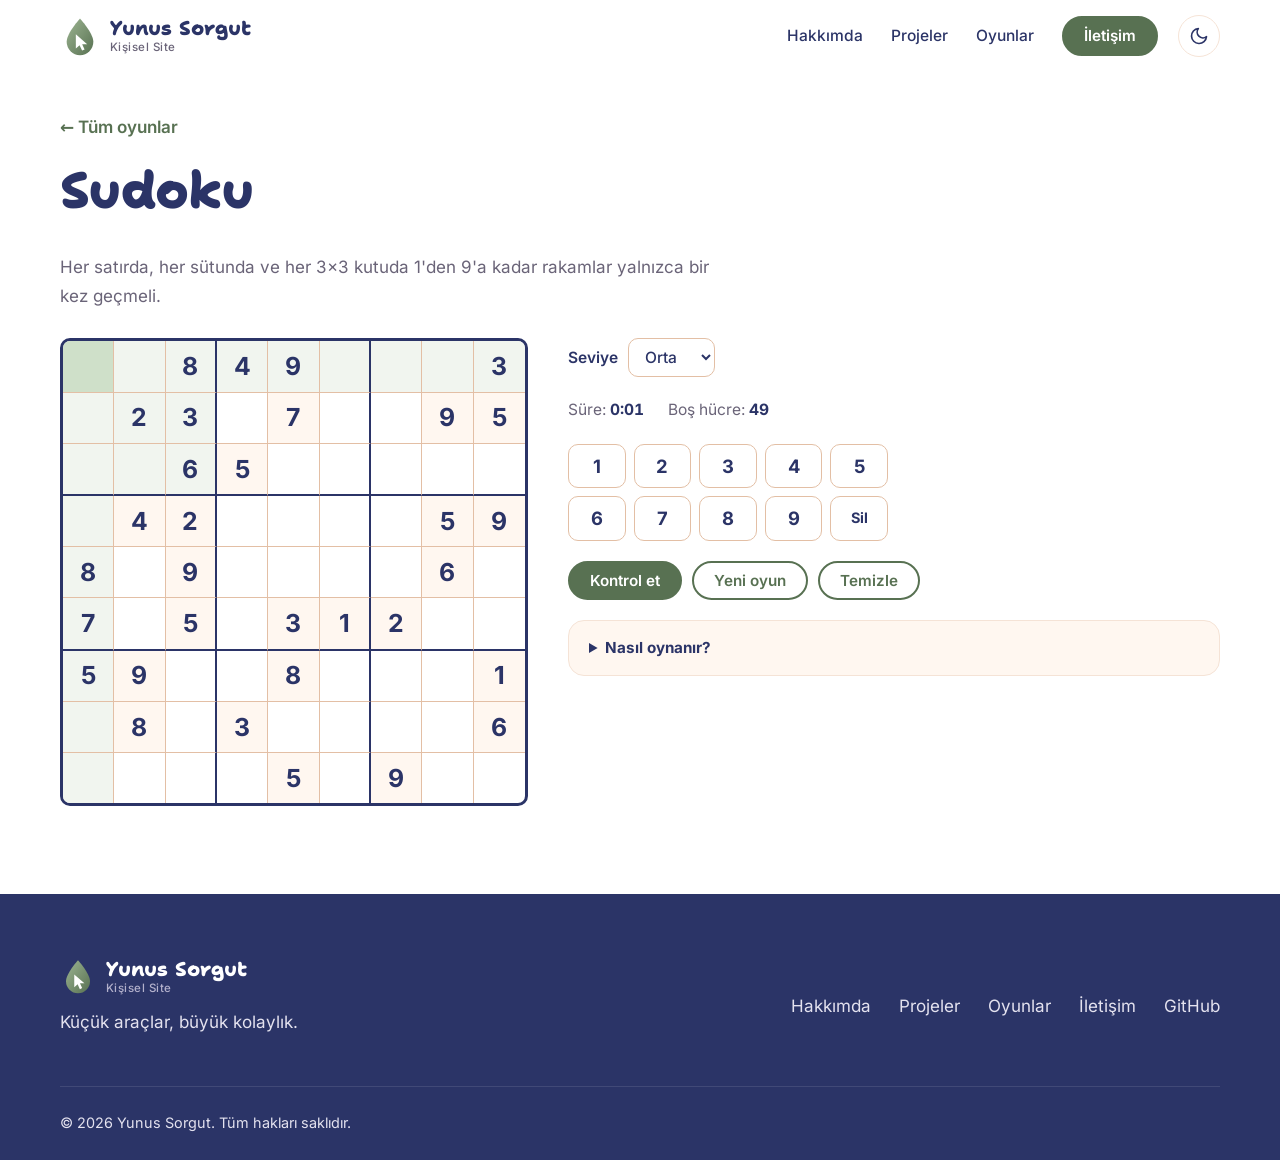
<file: oyunlar/sudoku.html>
<!DOCTYPE html>
<html lang="tr">
<head>
  <meta charset="UTF-8">
  <meta name="viewport" content="width=device-width, initial-scale=1.0">
  <title>Sudoku | Oyunlar | Yunus Sorgut</title>
  <meta name="description" content="Tarayıcıda ücretsiz Sudoku. Kolay, orta ve zor seviyede her seferinde yeni tablo; klavye ve fareyle oynanır, çözümünüzü kontrol eder, internetsiz de çalışır.">
  <meta name="author" content="Yunus Sorgut">
  <meta name="theme-color" content="#587152">

  <link rel="icon" href="../images/favicon.svg" type="image/svg+xml">
  <link rel="preload" href="../fonts/shantell-sans-latin.woff2" as="font" type="font/woff2" crossorigin>
  <link rel="preload" href="../fonts/inter-latin.woff2" as="font" type="font/woff2" crossorigin>
  <link rel="stylesheet" href="../css/style.css">
  <link rel="stylesheet" href="../css/oyunlar.css">
  <script>
    document.documentElement.classList.add("js");
    // Tema: kayıtlı seçim, yoksa sistemin tercihi. Sayfa çizilmeden önce çalışır; açılışta beyaz parlamayı önler.
    (function () {
      var tema = null;
      try { tema = localStorage.getItem("tema"); } catch (e) {}
      if (tema !== "koyu" && tema !== "acik") tema = matchMedia("(prefers-color-scheme: dark)").matches ? "koyu" : "acik";
      document.documentElement.setAttribute("data-tema", tema);
      if (tema === "koyu") document.querySelector('meta[name="theme-color"]').setAttribute("content", "#1A1D2B");
    })();
  </script>

</head>
<body>

  <a class="atla" href="#icerik">İçeriğe geç</a>

  <!-- ========== ÜST MENÜ ========== -->
  <header class="ust" id="ust">
    <div class="kap ust__ic">
      <a class="marka" href="../index.html" aria-label="Yunus Sorgut - anasayfa">
        <img src="../images/logo.svg" alt="Yunus Sorgut sitesinin logosu: içinde imleç oku bulunan adaçayı yeşili su damlası" width="40" height="40">
        <span class="marka__yazi">Yunus Sorgut<small>Kişisel Site</small></span>
      </a>

      <button class="menu-dugme" id="menuDugme" aria-label="Menüyü aç" aria-expanded="false" aria-controls="menu">
        <span></span><span></span><span></span>
      </button>

      <nav class="menu" id="menu" aria-label="Ana menü">
        <a href="../index.html#hakkimda">Hakkımda</a>
        <a href="../index.html#projeler">Projeler</a>
        <a href="../oyunlar.html" aria-current="page">Oyunlar</a>
        <a href="../index.html#iletisim" class="dugme dugme--kucuk">İletişim</a>
      </nav>

      <button class="tema-dugme" id="temaDugme" type="button" aria-label="Koyu tema" aria-pressed="false" title="Koyu temaya geç">
        <svg class="tema-dugme__ay" viewBox="0 0 24 24" aria-hidden="true" focusable="false"><path d="M21 12.8A9 9 0 1 1 11.2 3a7 7 0 0 0 9.8 9.8z"/></svg>
        <svg class="tema-dugme__gunes" viewBox="0 0 24 24" aria-hidden="true" focusable="false"><circle cx="12" cy="12" r="4"/><path d="M12 2v2M12 20v2M4.9 4.9l1.4 1.4M17.7 17.7l1.4 1.4M2 12h2M20 12h2M4.9 19.1l1.4-1.4M17.7 6.3l1.4-1.4"/></svg>
      </button>

    </div>
  </header>

  <main id="icerik" class="oyun">
    <div class="kap">
      <a href="../oyunlar.html" class="oyun__geri">← Tüm oyunlar</a>
      <header class="oyun__baslik">
        <h1>Sudoku</h1>
        <p>Her satırda, her sütunda ve her 3×3 kutuda 1'den 9'a kadar rakamlar yalnızca bir kez geçmeli.</p>
      </header>

      <div class="oyun__alan">
        <div class="sudoku" id="sudoku" role="grid" aria-label="Sudoku tablosu, 9 satır 9 sütun"></div>

        <div class="oyun__panel">
          <label class="oyun__secim">Seviye
            <select id="seviye">
              <option value="kolay">Kolay</option>
              <option value="orta" selected>Orta</option>
              <option value="zor">Zor</option>
            </select>
          </label>

          <div class="oyun__bilgi">
            <span>Süre: <strong id="sure">0:00</strong></span>
            <span>Boş hücre: <strong id="bos">0</strong></span>
          </div>

          <div class="rakam-tuslari" id="rakamTuslari" aria-label="Seçili hücreye rakam yaz">
            <button type="button" data-rakam="1">1</button>
            <button type="button" data-rakam="2">2</button>
            <button type="button" data-rakam="3">3</button>
            <button type="button" data-rakam="4">4</button>
            <button type="button" data-rakam="5">5</button>
            <button type="button" data-rakam="6">6</button>
            <button type="button" data-rakam="7">7</button>
            <button type="button" data-rakam="8">8</button>
            <button type="button" data-rakam="9">9</button>
            <button type="button" data-rakam="0" class="rakam-tuslari__sil" aria-label="Seçili hücreyi sil">Sil</button>
          </div>

          <div class="oyun__dugmeler">
            <button type="button" class="dugme dugme--kucuk" id="kontrol">Kontrol et</button>
            <button type="button" class="dugme dugme--kucuk dugme--cizgi" id="yeni">Yeni oyun</button>
            <button type="button" class="dugme dugme--kucuk dugme--cizgi" id="temizle">Temizle</button>
          </div>

          <p class="oyun__sonuc" id="sonuc" role="status" aria-live="polite"></p>

          <details class="nasil">
            <summary>Nasıl oynanır?</summary>
            <ul>
              <li><strong>Fare:</strong> Bir hücreye tıklayın, sonra alttaki rakam tuşlarıyla yazın.</li>
              <li><strong>Klavye:</strong> <kbd>Tab</kbd> ile tabloya girin, <kbd>←</kbd> <kbd>↑</kbd> <kbd>→</kbd> <kbd>↓</kbd> ile gezin, <kbd>1</kbd>–<kbd>9</kbd> ile yazın, <kbd>Backspace</kbd> ya da <kbd>Delete</kbd> ile silin.</li>
              <li>Koyu renkli rakamlar başlangıçta verilir ve değiştirilemez.</li>
              <li><strong>Kontrol et</strong> yanlış hücreleri kırmızıyla gösterir. Tablo dolunca kontrol kendiliğinden yapılır.</li>
            </ul>
          </details>
        </div>
      </div>
    </div>
  </main>

  <!-- ========== ALT BİLGİ ========== -->
  <footer class="alt">
    <div class="kap alt__ic">
      <div>
        <a class="marka marka--alt" href="../index.html">
          <img src="../images/logo.svg" alt="Yunus Sorgut sitesinin logosu" width="36" height="36" loading="lazy">
          <span class="marka__yazi">Yunus Sorgut<small>Kişisel Site</small></span>
        </a>
        <p>Küçük araçlar, büyük kolaylık.</p>
      </div>
      <nav aria-label="Alt menü" class="alt__menu">
        <a href="../index.html#hakkimda">Hakkımda</a>
        <a href="../index.html#projeler">Projeler</a>
        <a href="../oyunlar.html">Oyunlar</a>
        <a href="../index.html#iletisim">İletişim</a>
        <a href="https://github.com/yunussorgut1984" target="_blank" rel="noopener">GitHub</a>
      </nav>
    </div>
    <div class="kap alt__son">
      <p>© <span id="yil">2026</span> Yunus Sorgut. Tüm hakları saklıdır.</p>
    </div>
  </footer>

  <script src="../js/main.js"></script>
  <script src="../js/oyunlar/ortak.js"></script>
  <script src="../js/oyunlar/sudoku.js"></script>
</body>
</html>
</file>
<file: css/style.css>
/* =========================================================
   Berrak Tasarım Stüdyosu - Ana stil dosyası
   ========================================================= */

/* ---------- Yazı tipleri (sitenin kendi fonts/ klasöründen) ----------
   Değişken yazı tipleri: tek dosya birden fazla kalınlığı içerir.
   latin: temel harfler + ç ö ü ı   |   latin-ext: ğ ş İ ₺ gibi ek harfler */
@font-face {
  font-family: "Shantell Sans"; font-style: normal; font-weight: 700 800; font-display: swap;
  src: url("../fonts/shantell-sans-latin.woff2") format("woff2");
  unicode-range: U+0000-00FF, U+0131, U+0152-0153, U+02BB-02BC, U+02C6, U+02DA, U+02DC, U+0304, U+0308, U+0329, U+2000-206F, U+20AC, U+2122, U+2191, U+2193, U+2212, U+2215, U+FEFF, U+FFFD;
}
@font-face {
  font-family: "Shantell Sans"; font-style: normal; font-weight: 700 800; font-display: swap;
  src: url("../fonts/shantell-sans-latin-ext.woff2") format("woff2");
  unicode-range: U+0100-02BA, U+02BD-02C5, U+02C7-02CC, U+02CE-02D7, U+02DD-02FF, U+0304, U+0308, U+0329, U+1D00-1DBF, U+1E00-1E9F, U+1EF2-1EFF, U+2020, U+20A0-20AB, U+20AD-20C4, U+2113, U+2C60-2C7F, U+A720-A7FF;
}
@font-face {
  font-family: "Inter"; font-style: normal; font-weight: 400 700; font-display: swap;
  src: url("../fonts/inter-latin.woff2") format("woff2");
  unicode-range: U+0000-00FF, U+0131, U+0152-0153, U+02BB-02BC, U+02C6, U+02DA, U+02DC, U+0304, U+0308, U+0329, U+2000-206F, U+20AC, U+2122, U+2191, U+2193, U+2212, U+2215, U+FEFF, U+FFFD;
}
@font-face {
  font-family: "Inter"; font-style: normal; font-weight: 400 700; font-display: swap;
  src: url("../fonts/inter-latin-ext.woff2") format("woff2");
  unicode-range: U+0100-02BA, U+02BD-02C5, U+02C7-02CC, U+02CE-02D7, U+02DD-02FF, U+0304, U+0308, U+0329, U+1D00-1DBF, U+1E00-1E9F, U+1EF2-1EFF, U+2020, U+20A0-20AB, U+20AD-20C4, U+2113, U+2C60-2C7F, U+A720-A7FF;
}

/* ---------- Yedek yazı tipleri (sayfa zıplamasını önler) ----------
   Asıl yazı tipi inene kadar Arial gösterilir. Arial, asıl yazı tipiyle
   aynı genişlikte görünecek şekilde büyütüldü; böylece yazı tipi değiştiğinde
   satırlar aynı yerden kırılır ve içerik kaymaz. Değerler ölçülerek bulundu. */
@font-face { font-family: "Shantell Yedek"; font-weight: 700; src: local("Arial Bold"), local("Arial-BoldMT");
  size-adjust: 112.71%; ascent-override: 90.5%; descent-override: 28.4%; line-gap-override: 0%; }
@font-face { font-family: "Shantell Yedek"; font-weight: 800; src: local("Arial Bold"), local("Arial-BoldMT");
  size-adjust: 115.52%; ascent-override: 88.3%; descent-override: 27.7%; line-gap-override: 0%; }
@font-face { font-family: "Inter Yedek"; font-weight: 400; src: local("Arial"), local("ArialMT");
  size-adjust: 105.97%; ascent-override: 91.5%; descent-override: 22.6%; line-gap-override: 0%; }
@font-face { font-family: "Inter Yedek"; font-weight: 500; src: local("Arial"), local("ArialMT");
  size-adjust: 107.31%; ascent-override: 90.4%; descent-override: 22.4%; line-gap-override: 0%; }
@font-face { font-family: "Inter Yedek"; font-weight: 600; src: local("Arial Bold"), local("Arial-BoldMT");
  size-adjust: 100.93%; ascent-override: 96.1%; descent-override: 23.8%; line-gap-override: 0%; }
@font-face { font-family: "Inter Yedek"; font-weight: 700; src: local("Arial Bold"), local("Arial-BoldMT");
  size-adjust: 102.16%; ascent-override: 95%; descent-override: 23.5%; line-gap-override: 0%; }

/* ---------- Renkler ve temel değerler ---------- */
:root {
  /* Renkler profil illüstrasyonundan alındı */
  color-scheme: light;
  --yuzey: #FFFFFF;          /* sayfa ve kart zemini */
  --yazi-ters: #FFFFFF;      /* renkli zemin (buton, rozet) üstündeki yazı */
  --zemin-acik: #FFF7F0;     /* krem - bölüm zemini */
  --seftali: #FCE5D3;        /* şeftali - giriş geçişi */
  --cizgi: #F5E3D6;          /* kart kenarı, çizgi */
  --cizgi-koyu: #E3BFA5;     /* üzerine gelince kenar, oklar */
  --ana: #587152;            /* adaçayı yeşili - ana renk (buton, link) */
  --ana-koyu: #43593E;       /* buton üzerine gelince */
  --ana-acik: #E6EDE3;       /* ikon zemini, etiketler */
  --yazi: #2B3467;           /* gece mavisi - yazı */
  --gri: #6A6478;            /* ikincil yazı */
  --vurgu: #B04E8D;          /* erik pembesi - küçük vurgular */
  --hata: #C0392B;
  --basari: #3F7A45;
  --hata-zemin: #FBE3E0;     /* hatalı hücre / mesaj zemini */
  --vurgu-zemin: #F1F5EF;    /* sudoku satır-sütun vurgusu */
  --secili-zemin: #CFE0C9;   /* seçili hücre */
  --ana-golge: #2F402B;      /* kayan karelerin alt gölgesi */
  --cengel-siyah: #2B3467;   /* çengel bulmacanın siyah kareleri ve çizgileri */
  --ust-zemin: rgba(255, 255, 255, .9);
  --alt-zemin: #2B3467;      /* alt bilgi */
  --alt-yazi: #E4E2EF;
  --alt-soluk: #B3B1CC;
  --alt-baslik: #FFFFFF;

  --yaricap: 16px;
  --golge: 0 10px 30px rgba(120, 80, 60, .08);
  --golge-buyuk: 0 20px 50px rgba(120, 80, 60, .15);
  --gecis: .25s ease;
  --font: "Inter", "Inter Yedek", system-ui, -apple-system, "Segoe UI", Roboto, Arial, sans-serif;
  --font-baslik: "Shantell Sans", "Shantell Yedek", var(--font);
}

/* ---------- Koyu tema ----------
   <html data-tema="koyu"> olunca yalnızca renk değişkenleri değişir.
   Tema, sayfanın <head> bölümündeki küçük betikle seçilir; düğme js/main.js'te. */
[data-tema="koyu"] {
  color-scheme: dark;
  --yuzey: #1A1D2B;
  --yazi-ters: #15181F;      /* açık yeşil butonların üstünde koyu yazı okunur */
  --zemin-acik: #22263A;
  --seftali: #2E2A3F;
  --cizgi: #33384F;
  --cizgi-koyu: #4E5574;
  --ana: #8DB384;
  --ana-koyu: #A9C9A0;       /* koyu temada üzerine gelince açılır */
  --ana-acik: #2C3A2E;
  --yazi: #E6E4F2;
  --gri: #A9A6BC;
  --vurgu: #E48CC4;
  --hata: #FF8A7A;
  --basari: #8FD19A;
  --hata-zemin: #4A2528;
  --vurgu-zemin: #252B35;
  --secili-zemin: #3E5A38;
  --ana-golge: #5E7A57;
  --cengel-siyah: #0B0D14;
  --ust-zemin: rgba(26, 29, 43, .9);
  --alt-zemin: #12141F;
  --golge: 0 10px 30px rgba(0, 0, 0, .35);
  --golge-buyuk: 0 20px 50px rgba(0, 0, 0, .5);
}

/* ---------- Sıfırlama ---------- */
*, *::before, *::after { box-sizing: border-box; }
html { scroll-behavior: smooth; scroll-padding-top: 80px; }
body {
  margin: 0;
  font-family: var(--font);
  font-size: 1.0625rem;
  line-height: 1.7;
  color: var(--yazi);
  background: var(--yuzey);
  -webkit-font-smoothing: antialiased;
}
img { max-width: 100%; height: auto; display: block; }
a { color: var(--ana); text-decoration: none; }
h1, h2, h3 { font-family: var(--font-baslik); line-height: 1.25; margin: 0 0 .6em; letter-spacing: -.015em; }
h1 { font-size: clamp(2rem, 4.2vw, 3.2rem); font-weight: 800; }
h2 { font-size: clamp(1.6rem, 2.8vw, 2.25rem); font-weight: 700; }
h3 { font-size: 1.15rem; font-weight: 700; }
p { margin: 0 0 1em; }
ul, ol { margin: 0; padding: 0; list-style: none; }
:focus-visible { outline: 3px solid var(--vurgu); outline-offset: 3px; border-radius: 6px; }

.kap { width: min(1160px, 100% - 32px); margin-inline: auto; }
.kap--dar { width: min(780px, 100% - 32px); }

/* Klavye kullanıcıları için "içeriğe geç" linki */
.atla {
  position: absolute; left: 16px; top: -60px; z-index: 200;
  background: var(--yazi); color: var(--yazi-ters);
  padding: 10px 16px; border-radius: 8px; transition: top var(--gecis);
}
.atla:focus { top: 16px; }

/* ---------- Butonlar ---------- */
.dugme {
  display: inline-flex; align-items: center; justify-content: center; gap: 8px;
  padding: 14px 28px; border-radius: 999px; border: 2px solid var(--ana);
  background: var(--ana); color: var(--yazi-ters);
  font: 600 1rem/1 var(--font); cursor: pointer;
  transition: background var(--gecis), transform var(--gecis), box-shadow var(--gecis);
}
.dugme:hover { background: var(--ana-koyu); border-color: var(--ana-koyu); transform: translateY(-2px); box-shadow: 0 8px 20px rgba(88, 113, 82, .3); }
.dugme--cizgi { background: transparent; color: var(--ana); }
.dugme--cizgi:hover { background: var(--ana); color: var(--yazi-ters); }
.dugme--kucuk { padding: 10px 20px; font-size: .95rem; }
.dugme--tam { width: 100%; }

/* ---------- Üst menü ---------- */
.ust {
  position: sticky; top: 0; z-index: 100;
  background: var(--ust-zemin);
  backdrop-filter: blur(10px);
  border-bottom: 1px solid transparent;
  transition: border-color var(--gecis), box-shadow var(--gecis);
}
.ust.kaydi { border-color: var(--cizgi); box-shadow: var(--golge); }
.ust__ic { display: flex; align-items: center; justify-content: space-between; height: 72px; }

.marka { display: flex; align-items: center; gap: 10px; color: var(--yazi); }
.marka__yazi { font-family: var(--font-baslik); font-weight: 800; font-size: 1.25rem; line-height: 1; display: flex; flex-direction: column; }
.marka__yazi small { font-family: var(--font); font-weight: 500; font-size: .72rem; color: var(--gri); letter-spacing: .04em; margin-top: 4px; }

.menu { display: flex; align-items: center; gap: 28px; margin-left: auto; }
.menu a:not(.dugme) { color: var(--yazi); font-weight: 500; font-size: .97rem; position: relative; }
.menu a:not(.dugme)::after {
  content: ""; position: absolute; left: 0; bottom: -4px; width: 100%; height: 2px;
  background: var(--ana); transform: scaleX(0); transform-origin: left; transition: transform var(--gecis);
}
.menu a:not(.dugme):hover::after { transform: scaleX(1); }

.menu-dugme { display: none; background: none; border: 0; padding: 8px; cursor: pointer; }
.menu-dugme span { display: block; width: 26px; height: 2.5px; margin: 5px 0; background: var(--yazi); border-radius: 2px; transition: transform var(--gecis), opacity var(--gecis); }
.menu-dugme[aria-expanded="true"] span:nth-child(1) { transform: translateY(7.5px) rotate(45deg); }
.menu-dugme[aria-expanded="true"] span:nth-child(2) { opacity: 0; }
.menu-dugme[aria-expanded="true"] span:nth-child(3) { transform: translateY(-7.5px) rotate(-45deg); }

/* Koyu / açık tema düğmesi: açık temada ay, koyu temada güneş görünür */
.tema-dugme {
  display: grid; place-items: center; flex-shrink: 0; width: 42px; height: 42px; margin-left: 20px;
  background: none; border: 1px solid var(--cizgi); border-radius: 50%; color: var(--yazi); cursor: pointer;
  transition: background var(--gecis), border-color var(--gecis);
}
.tema-dugme:hover { background: var(--zemin-acik); border-color: var(--cizgi-koyu); }
.tema-dugme svg { width: 20px; height: 20px; fill: none; stroke: currentColor; stroke-width: 2; stroke-linecap: round; stroke-linejoin: round; }
.tema-dugme__gunes, [data-tema="koyu"] .tema-dugme__ay { display: none; }
[data-tema="koyu"] .tema-dugme__gunes { display: block; }

/* ---------- Giriş ---------- */
.giris {
  /* Soldan sağa krem → beyaz → şeftali yumuşak geçiş; avatarın zeminiyle kaynaşır */
  background:
    radial-gradient(circle at 80% 40%, var(--seftali) 0, transparent 45%),
    linear-gradient(105deg, var(--zemin-acik) 0%, var(--yuzey) 45%, var(--seftali) 100%);
  padding: 72px 0 96px;
  overflow: hidden;
}
.giris__ic { display: grid; grid-template-columns: 1.1fr .9fr; gap: 48px; align-items: center; }
.etiket {
  display: inline-block; background: var(--yuzey); color: var(--ana);
  padding: 8px 16px; border-radius: 999px; font-weight: 600; font-size: .92rem;
  box-shadow: var(--golge); margin-bottom: 20px;
}
.vurgu { color: var(--ana); position: relative; isolation: isolate; white-space: nowrap; }
.vurgu::after {
  content: ""; position: absolute; left: 0; right: 0; bottom: .08em; height: .28em;
  background: var(--vurgu); opacity: .3; border-radius: 4px; z-index: -1;
}
.giris__alt { font-size: 1.15rem; color: var(--gri); max-width: 540px; }
.giris__dugmeler { display: flex; flex-wrap: wrap; gap: 14px; margin: 32px 0 28px; }
.giris__guven { display: flex; flex-wrap: wrap; gap: 8px 24px; color: var(--gri); font-size: .95rem; }

.giris__gorsel { position: relative; justify-self: center; width: min(420px, 100%); }
.giris__gorsel img { border-radius: 50%; box-shadow: var(--golge-buyuk); border: 10px solid var(--yuzey); }
.rozet {
  position: absolute; background: var(--yuzey); padding: 10px 18px; border-radius: 999px;
  font-weight: 600; font-size: .95rem; box-shadow: var(--golge-buyuk);
  animation: yuz 5s ease-in-out infinite;
}
.rozet--1 { top: 8%; left: -6%; }
.rozet--2 { top: 46%; right: -8%; animation-delay: -1.6s; }
.rozet--3 { bottom: 4%; left: 4%; animation-delay: -3.2s; }
@keyframes yuz { 50% { transform: translateY(-10px); } }

/* ---------- Rakamlar ---------- */
.rakamlar { margin-top: -48px; position: relative; z-index: 2; }
.rakamlar__ic {
  display: grid; grid-template-columns: repeat(4, 1fr);
  background: var(--yuzey); border-radius: var(--yaricap); box-shadow: var(--golge-buyuk);
  padding: 32px 16px;
}
.rakam { text-align: center; padding: 0 12px; }
.rakam + .rakam { border-left: 1px solid var(--cizgi); }
.rakam strong { display: block; font-family: var(--font-baslik); font-size: 2.4rem; font-weight: 800; color: var(--ana); line-height: 1.1; }
.rakam span { color: var(--gri); font-size: .95rem; }

/* ---------- Bölümler ---------- */
.bolum { padding: 104px 0; }
/* Bölümler arası sert çizgi yerine üstte ve altta yumuşak renk geçişi */
.bolum--acik {
  background: linear-gradient(180deg, var(--yuzey) 0, var(--zemin-acik) 120px, var(--zemin-acik) calc(100% - 120px), var(--yuzey) 100%);
}
.bolum__baslik { text-align: center; max-width: 640px; margin: 0 auto 56px; }
.bolum__baslik p { color: var(--gri); }
.ust-baslik {
  display: inline-block; color: var(--ana); font-weight: 700; font-size: .85rem;
  text-transform: uppercase; letter-spacing: .12em; margin-bottom: 10px;
}

.kartlar { display: grid; gap: 28px; }
.kartlar--3 { grid-template-columns: repeat(3, 1fr); }
.kartlar--4 { grid-template-columns: repeat(4, 1fr); }
.kartlar--2 { grid-template-columns: repeat(2, 1fr); max-width: 960px; margin: 0 auto; }

/* ---------- Hakkımda ---------- */
.hakkimda { display: grid; grid-template-columns: 1fr 1fr; gap: 64px; align-items: center; }
.hakkimda__gorsel img { border-radius: 24px; box-shadow: var(--golge-buyuk); }
.hakkimda__yazi p { color: var(--gri); }
.hakkimda__yazi strong { color: var(--yazi); }
.kucuk-baslik { font-size: 1rem; margin-top: 28px; }
.araclar { display: flex; flex-wrap: wrap; gap: 10px; margin-bottom: 32px; }
.araclar li {
  background: var(--zemin-acik); border: 1px solid var(--cizgi); color: var(--yazi);
  padding: 6px 14px; border-radius: 999px; font-size: .9rem; font-weight: 500;
}

/* ---------- Hizmetler ---------- */
.hizmet {
  background: var(--yuzey); padding: 32px; border-radius: var(--yaricap);
  border: 1px solid var(--cizgi);
  transition: transform var(--gecis), box-shadow var(--gecis), border-color var(--gecis);
}
.hizmet:hover { transform: translateY(-6px); box-shadow: var(--golge-buyuk); border-color: var(--cizgi-koyu); }
.hizmet p { color: var(--gri); margin: 0; font-size: 1rem; }
.hizmet__ikon {
  width: 56px; height: 56px; border-radius: 14px; margin-bottom: 20px;
  background: var(--ana-acik); display: grid; place-items: center;
}
.hizmet__ikon svg { width: 28px; height: 28px; fill: none; stroke: var(--ana); stroke-width: 2; stroke-linecap: round; stroke-linejoin: round; }

/* ---------- Süreç ---------- */
.surec { display: grid; grid-template-columns: repeat(4, 1fr); gap: 28px; counter-reset: adim; }
.surec li { position: relative; padding: 32px 24px; border-radius: var(--yaricap); background: var(--zemin-acik); }
.surec li:not(:last-child)::after {
  content: "→"; position: absolute; right: -22px; top: 40px;
  color: var(--cizgi-koyu); font-size: 1.4rem; font-weight: 700;
}
.surec__no {
  display: inline-grid; place-items: center; width: 52px; height: 52px; border-radius: 50%;
  background: var(--ana); color: var(--yazi-ters); font-weight: 700; margin-bottom: 16px;
}
.surec p { color: var(--gri); margin: 0; font-size: 1rem; }

/* ---------- Logo kartları ---------- */
.logo-kart {
  margin: 0; background: var(--yuzey); border-radius: var(--yaricap); overflow: hidden;
  border: 1px solid var(--cizgi);
  transition: transform var(--gecis), box-shadow var(--gecis);
}
.logo-kart:hover { transform: translateY(-6px); box-shadow: var(--golge-buyuk); }
.logo-kart img { padding: 20px 12px 8px; aspect-ratio: 8 / 5; width: 100%; }
.logo-kart figcaption { padding: 14px 20px 18px; border-top: 1px solid var(--zemin-acik); display: flex; flex-direction: column; }
.logo-kart figcaption span { color: var(--gri); font-size: .88rem; }

/* ---------- Web projeleri ---------- */
.proje {
  background: var(--yuzey); border-radius: var(--yaricap); overflow: hidden;
  box-shadow: var(--golge); border: 1px solid var(--cizgi);
  transition: transform var(--gecis), box-shadow var(--gecis);
}
.proje:hover { transform: translateY(-6px); box-shadow: var(--golge-buyuk); }
.proje img { background: var(--zemin-acik); padding: 16px; width: 100%; aspect-ratio: 3 / 2; transition: transform .5s ease; }
.proje:hover img { transform: scale(1.03); }
.proje__bilgi { padding: 20px 24px 26px; }
.proje__bilgi p { color: var(--gri); font-size: .97rem; margin: 0; }
.proje__bilgi .dugme { margin-top: 20px; }
.projeler__hepsi { text-align: center; margin: 48px 0 0; }
.proje__tur {
  display: inline-block; font-size: .78rem; font-weight: 700; color: var(--ana);
  background: var(--zemin-acik); padding: 4px 12px; border-radius: 999px; margin-bottom: 10px;
}

/* ---------- Yorumlar ---------- */
.yorum {
  margin: 0; background: var(--yuzey); padding: 32px; border-radius: var(--yaricap);
  box-shadow: var(--golge); display: flex; flex-direction: column;
}
.yorum p { color: var(--yazi); font-style: italic; flex: 1; }
.yildiz { color: #F5B301; letter-spacing: 2px; margin-bottom: 12px; }
.yorum footer { display: flex; align-items: center; gap: 12px; margin-top: 8px; }
.yorum footer small { display: block; color: var(--gri); }
.yorum__bas {
  width: 46px; height: 46px; border-radius: 50%; display: grid; place-items: center; flex-shrink: 0;
  background: var(--ana-acik); color: var(--ana); font-weight: 700;
}

/* ---------- Fiyatlar ---------- */
.fiyatlar { align-items: stretch; }
.fiyat {
  position: relative; background: var(--yuzey); border: 1px solid var(--cizgi);
  border-radius: 20px; padding: 40px 32px; display: flex; flex-direction: column;
}
.fiyat ul { margin: 24px 0 32px; flex: 1; }
.fiyat li { padding: 8px 0 8px 30px; position: relative; color: var(--gri); border-bottom: 1px dashed var(--cizgi); }
.fiyat li::before { content: "✓"; position: absolute; left: 0; color: var(--ana); font-weight: 700; }
.fiyat__aciklama { color: var(--gri); margin: 0; }
.fiyat__tutar { margin: 20px 0 0; color: var(--gri); }
.fiyat__tutar span { font-family: var(--font-baslik); font-size: 2.3rem; font-weight: 800; color: var(--yazi); }
.fiyat--one { border: 2px solid var(--ana); box-shadow: var(--golge-buyuk); transform: scale(1.03); }
.fiyat__rozet {
  position: absolute; top: -14px; left: 50%; transform: translateX(-50%);
  background: var(--vurgu); color: var(--yazi-ters); font-size: .8rem; font-weight: 700;
  padding: 6px 16px; border-radius: 999px; white-space: nowrap;
}
.dipnot { text-align: center; color: var(--gri); font-size: .9rem; margin-top: 32px; }

/* ---------- SSS ---------- */
.sss { display: grid; gap: 14px; }
.sss details {
  background: var(--yuzey); border-radius: 14px; border: 1px solid var(--cizgi);
  padding: 0 24px; transition: box-shadow var(--gecis);
}
.sss details[open] { box-shadow: var(--golge); }
.sss summary {
  cursor: pointer; padding: 20px 32px 20px 0; font-weight: 600; list-style: none; position: relative;
}
.sss summary::-webkit-details-marker { display: none; }
.sss summary::after {
  content: "+"; position: absolute; right: 0; top: 50%; transform: translateY(-50%);
  font-size: 1.6rem; color: var(--ana); transition: transform var(--gecis);
}
.sss details[open] summary::after { transform: translateY(-50%) rotate(45deg); }
.sss details p { color: var(--gri); padding-bottom: 20px; margin: 0; }

/* ---------- İletişim ---------- */
.iletisim { display: grid; grid-template-columns: .9fr 1.1fr; gap: 64px; align-items: start; }
.iletisim__bilgi > p { color: var(--gri); }
.iletisim__liste { margin: 28px 0; display: grid; gap: 14px; }
.iletisim__liste li { display: flex; align-items: center; gap: 14px; }
.iletisim__liste li span {
  width: 44px; height: 44px; border-radius: 12px; display: grid; place-items: center;
  background: var(--zemin-acik); color: var(--ana); font-size: 1.2rem; flex-shrink: 0;
}
.sosyal { display: flex; gap: 10px; }
.sosyal a {
  width: 44px; height: 44px; border-radius: 50%; display: grid; place-items: center;
  border: 1px solid var(--cizgi); color: var(--ana); font-weight: 700; font-size: .9rem;
  transition: background var(--gecis), color var(--gecis);
}
.sosyal a:hover { background: var(--ana); color: var(--yazi-ters); }

.form { background: var(--zemin-acik); padding: 40px; border-radius: 24px; border: 1px solid var(--cizgi); }
.form__satir { display: grid; grid-template-columns: 1fr 1fr; gap: 18px; }
.alan { margin-bottom: 18px; }
.alan label { display: block; font-weight: 600; font-size: .95rem; margin-bottom: 6px; }
.alan input, .alan select, .alan textarea {
  width: 100%; padding: 13px 16px; font: inherit; font-size: 1rem; color: var(--yazi);
  background: var(--yuzey); border: 1.5px solid var(--cizgi); border-radius: 12px;
  transition: border-color var(--gecis), box-shadow var(--gecis);
}
.alan textarea { resize: vertical; }
.alan input:focus, .alan select:focus, .alan textarea:focus {
  outline: none; border-color: var(--ana); box-shadow: 0 0 0 4px rgba(88, 113, 82, .18);
}
.alan.hatali input, .alan.hatali select, .alan.hatali textarea { border-color: var(--hata); }
.hata { color: var(--hata); font-size: .85rem; min-height: 1.2em; display: block; margin-top: 4px; }
.form__sonuc { margin: 16px 0 0; font-weight: 600; color: var(--basari); text-align: center; }
.form__sonuc:empty { display: none; }
.form__sonuc--hata { color: var(--hata); }
.bal-kupu { position: absolute; left: -9999px; width: 1px; height: 1px; overflow: hidden; } /* spam botları için tuzak alan */

/* ---------- Alt bilgi ---------- */
.alt { background: var(--alt-zemin); color: var(--alt-yazi); padding: 64px 0 24px; }
.alt__ic { display: flex; justify-content: space-between; gap: 32px; flex-wrap: wrap; padding-bottom: 32px; border-bottom: 1px solid rgba(255, 255, 255, .1); }
.marka--alt { color: var(--alt-baslik); margin-bottom: 14px; }
.marka--alt small { color: var(--alt-soluk); }
.alt__menu { display: flex; flex-wrap: wrap; gap: 12px 28px; align-items: center; }
.alt__menu a { color: var(--alt-yazi); }
.alt__menu a:hover { color: var(--alt-baslik); }
.alt__son { display: flex; justify-content: space-between; flex-wrap: wrap; gap: 8px 24px; padding-top: 24px; font-size: .9rem; }
.alt__son p { margin: 0; }
.alt__not { color: var(--alt-soluk); }
.alt__not a { color: var(--alt-yazi); text-decoration: underline; }

/* ---------- Okuma ilerleme çubuğu ---------- */
.ilerleme {
  position: fixed; top: 0; left: 0; z-index: 150;
  width: 100%; height: 3px; background: var(--ana);
  transform: scaleX(0); transform-origin: left;
  pointer-events: none;
}

/* ---------- Yukarı çık butonu ---------- */
.yukari {
  position: fixed; right: 20px; bottom: 20px; z-index: 90;
  width: 48px; height: 48px; border-radius: 50%; display: grid; place-items: center;
  background: var(--ana); color: var(--yazi-ters); font-size: 1.3rem; font-weight: 700;
  box-shadow: var(--golge-buyuk);
  opacity: 0; visibility: hidden; transform: translateY(12px);
  transition: opacity var(--gecis), transform var(--gecis), visibility var(--gecis);
}
.yukari.gorunur { opacity: 1; visibility: visible; transform: none; }

/* ---------- Kaydırınca belirme efekti ---------- */
.js .belir { opacity: 0; transform: translateY(24px); transition: opacity .6s ease, transform .6s ease; }
.js .belir.gorundu { opacity: 1; transform: none; }

/* =========================================================
   Ekran boyutuna uyum
   ========================================================= */
@media (max-width: 1024px) {
  .kartlar--4 { grid-template-columns: repeat(3, 1fr); }
  .surec { grid-template-columns: repeat(2, 1fr); }
  .surec li::after { display: none; }
  .menu { gap: 20px; }
}

@media (max-width: 900px) {
  .menu-dugme { display: block; margin-left: auto; }
  .tema-dugme { margin-left: 8px; }
  .menu {
    position: absolute; top: 72px; left: 0; right: 0;
    flex-direction: column; align-items: stretch; gap: 0;
    background: var(--yuzey); border-bottom: 1px solid var(--cizgi); box-shadow: var(--golge);
    padding: 8px 16px 20px;
    display: none;
  }
  .menu.acik { display: flex; }
  .menu a:not(.dugme) { padding: 14px 4px; border-bottom: 1px solid var(--zemin-acik); }
  .menu a:not(.dugme)::after { display: none; }
  .menu .dugme { margin-top: 16px; }

  .giris { padding: 48px 0 88px; }
  .giris__ic, .hakkimda, .iletisim { grid-template-columns: 1fr; gap: 40px; }
  .giris__gorsel { order: -1; width: min(300px, 80%); }
  .kartlar--3 { grid-template-columns: repeat(2, 1fr); }
  .fiyat--one { transform: none; }
  .bolum { padding: 80px 0; }
}

@media (max-width: 640px) {
  body { font-size: 1rem; }
  .kartlar--2, .kartlar--3, .kartlar--4 { grid-template-columns: 1fr; }
  .kartlar--4 { grid-template-columns: repeat(2, 1fr); gap: 14px; }
  .logo-kart figcaption { padding: 10px 12px 14px; font-size: .9rem; }
  .rakamlar__ic { grid-template-columns: repeat(2, 1fr); row-gap: 24px; }
  .rakam:nth-child(3) { border-left: 0; }
  .rakam strong { font-size: 2rem; }
  .surec { grid-template-columns: 1fr; }
  .form { padding: 24px; }
  .form__satir { grid-template-columns: 1fr; gap: 0; }
  .rozet { font-size: .82rem; padding: 8px 12px; }
  .rozet--1 { left: -4%; }
  .rozet--2 { right: -4%; }
  .vurgu { white-space: normal; }
}

/* Hareketi azaltmak isteyen kullanıcılar için animasyonları kapat */
@media (prefers-reduced-motion: reduce) {
  html { scroll-behavior: auto; }
  *, *::before, *::after { animation: none !important; transition: none !important; }
  .js .belir { opacity: 1; transform: none; }
}
</file>
<file: css/oyunlar.css>
/* =========================================================
   Oyunlar - ortak stiller
   style.css'teki renk değişkenlerini ve düğmeleri kullanır.
   ========================================================= */

/* ---------- Oyunlar ana sayfası ---------- */
.oyun-kart { display: flex; flex-direction: column; }
.oyun-kart .hizmet__ikon { font-size: 1.8rem; line-height: 1; }
.oyun-kart h2 { font-size: 1.35rem; margin-bottom: .4em; }
.oyun-kart p { flex-grow: 1; }
.oyun-kart .oyun-kart__tuslar { font-size: .9rem; margin-top: 12px; color: var(--gri); }
.oyun-kart .dugme { margin-top: 20px; align-self: flex-start; }
.cevrimdisi-not {
  max-width: 960px; margin: 40px auto 0; padding: 18px 24px; border-radius: var(--yaricap);
  background: var(--ana-acik); color: var(--ana-koyu); font-size: .97rem; text-align: center;
}
.cevrimdisi-not p { margin: 0; }

/* ---------- Oyun sayfası iskeleti ---------- */
.oyun { padding: 40px 0 88px; }
.oyun__geri { display: inline-block; font-weight: 600; margin-bottom: 16px; }
.oyun__geri:hover { text-decoration: underline; }
.oyun__baslik { margin-bottom: 28px; }
.oyun__baslik p { color: var(--gri); max-width: 680px; margin: 0; }

.oyun__alan { display: grid; grid-template-columns: auto minmax(240px, 1fr); gap: 40px; align-items: start; }
.oyun__panel { display: flex; flex-direction: column; gap: 20px; }

.oyun__dugmeler { display: flex; flex-wrap: wrap; gap: 10px; }
.oyun__bilgi { display: flex; flex-wrap: wrap; gap: 8px 24px; color: var(--gri); font-size: .97rem; }
.oyun__bilgi strong { color: var(--yazi); font-variant-numeric: tabular-nums; }

.oyun__sonuc { margin: 0; padding: 14px 18px; border-radius: 12px; font-weight: 600; background: var(--ana-acik); color: var(--basari); }
.oyun__sonuc:empty { display: none; }
.oyun__sonuc--hata { background: var(--hata-zemin); color: var(--hata); }

.oyun__secim { display: flex; align-items: center; gap: 10px; font-weight: 600; font-size: .97rem; }
.oyun__secim select {
  font: 500 .97rem var(--font); color: var(--yazi); background: var(--yuzey);
  border: 1.5px solid var(--cizgi-koyu); border-radius: 10px; padding: 8px 12px; cursor: pointer;
}

.nasil { background: var(--zemin-acik); border: 1px solid var(--cizgi); border-radius: var(--yaricap); padding: 14px 20px; font-size: .95rem; }
.nasil summary { font-weight: 700; cursor: pointer; }
.nasil ul { list-style: disc; padding-left: 20px; margin-top: 10px; color: var(--gri); }
.nasil li + li { margin-top: 4px; }
kbd {
  font: 600 .82em var(--font); background: var(--yuzey); border: 1px solid var(--cizgi-koyu);
  border-bottom-width: 2px; border-radius: 5px; padding: 1px 6px; color: var(--yazi);
}

/* Satırlar yalnızca ekran okuyucular içindir; görünümde hücreler doğrudan ızgaraya dizilir */
.tablo-satir { display: contents; }

/* Tablolardaki hücrelerin ortak odak görünümü (taşmayı önlemek için içe doğru) */
.tablo-hucre:focus { outline: none; }
.tablo-hucre:focus-visible { outline: 3px solid var(--vurgu); outline-offset: -3px; border-radius: 0; z-index: 1; }

/* ---------- Sudoku ---------- */
.sudoku {
  display: grid; grid-template-columns: repeat(9, 1fr);
  width: min(468px, calc(100vw - 32px)); aspect-ratio: 1;
  border: 3px solid var(--yazi); border-radius: 10px; overflow: hidden;
  background: var(--yuzey); user-select: none; -webkit-user-select: none;
}
.sudoku__hucre {
  position: relative; display: grid; place-items: center; cursor: pointer;
  font: 600 clamp(1.05rem, 4.6vw, 1.55rem)/1 var(--font); color: var(--ana);
  border-right: 1px solid var(--cizgi-koyu); border-bottom: 1px solid var(--cizgi-koyu);
}
.sudoku__hucre[data-sutun="2"], .sudoku__hucre[data-sutun="5"] { border-right: 2px solid var(--yazi); }
.sudoku__hucre[data-satir="2"], .sudoku__hucre[data-satir="5"] { border-bottom: 2px solid var(--yazi); }
.sudoku__hucre[data-sutun="8"] { border-right: 0; }
.sudoku__hucre[data-satir="8"] { border-bottom: 0; }
.sudoku__hucre--sabit { color: var(--yazi); font-weight: 800; background: var(--zemin-acik); cursor: default; }
.sudoku__hucre--vurgu { background: var(--vurgu-zemin); }
.sudoku__hucre--ayni { background: var(--ana-acik); }
.sudoku__hucre--secili { background: var(--secili-zemin); }
.sudoku__hucre--yanlis { color: var(--hata); background: var(--hata-zemin); }

.rakam-tuslari { display: grid; grid-template-columns: repeat(5, 1fr); gap: 8px; max-width: 320px; }
.rakam-tuslari button {
  font: 700 1.15rem/1 var(--font); color: var(--yazi); background: var(--yuzey);
  border: 1.5px solid var(--cizgi-koyu); border-radius: 10px; padding: 12px 0; cursor: pointer;
  transition: background var(--gecis), border-color var(--gecis);
}
.rakam-tuslari button:hover { background: var(--ana-acik); border-color: var(--ana); }
.rakam-tuslari .rakam-tuslari__sil { font-size: .9rem; }

/* ---------- Kayan sayı bulmacası ---------- */
.kayan {
  display: grid; grid-template-columns: repeat(4, 1fr); gap: 8px;
  width: min(380px, calc(100vw - 32px)); aspect-ratio: 1; padding: 8px;
  background: var(--cizgi); border-radius: 18px;
}
.kayan__kare {
  display: grid; place-items: center; border: 0; border-radius: 12px; cursor: pointer;
  font: 800 clamp(1.3rem, 6vw, 2rem)/1 var(--font-baslik); color: var(--yazi-ters); background: var(--ana);
  box-shadow: 0 4px 0 var(--ana-koyu); transition: transform .12s ease, background var(--gecis);
}
.kayan__kare:hover { transform: translateY(-2px); }
.kayan__kare--yerinde { background: var(--ana-koyu); box-shadow: 0 4px 0 var(--ana-golge); }
.kayan__kare--bos { visibility: hidden; }
.kayan__kare:focus-visible { outline: 3px solid var(--vurgu); outline-offset: 2px; }
.kayan--bitti .kayan__kare { background: var(--basari); }

/* ---------- Kelime avı ---------- */
.kelime {
  display: grid; grid-template-columns: repeat(10, 1fr);
  width: min(480px, calc(100vw - 32px)); aspect-ratio: 1;
  background: var(--yuzey); border: 2px solid var(--cizgi-koyu); border-radius: 12px; overflow: hidden;
  user-select: none; -webkit-user-select: none; touch-action: none;
}
.kelime__harf {
  display: grid; place-items: center; cursor: pointer;
  font: 700 clamp(.95rem, 4vw, 1.3rem)/1 var(--font); color: var(--yazi);
  transition: background .12s ease;
}
.kelime__harf--bulundu { background: var(--ana-acik); color: var(--ana-koyu); }
.kelime__harf--baslangic { background: var(--seftali); box-shadow: inset 0 0 0 2px var(--vurgu); }
.kelime__harf--secim { background: var(--seftali); }
.kelime__harf--hatali { background: var(--hata-zemin); color: var(--hata); }

.kelime-listesi { display: grid; grid-template-columns: repeat(2, 1fr); gap: 6px 20px; font-weight: 600; }
.kelime-listesi li { padding: 4px 0; border-bottom: 1px dashed var(--cizgi-koyu); }
.kelime-listesi li.bulundu { color: var(--gri); text-decoration: line-through; text-decoration-color: var(--ana); text-decoration-thickness: 2px; }
.kelime-listesi li.bulundu::after { content: " ✔"; color: var(--basari); text-decoration: none; display: inline-block; }

/* ---------- Mini çengel bulmaca ---------- */
.cengel {
  display: grid; grid-template-columns: repeat(5, 1fr);
  width: min(360px, calc(100vw - 32px)); aspect-ratio: 1;
  border: 3px solid var(--cengel-siyah); border-radius: 10px; overflow: hidden; background: var(--cengel-siyah); gap: 2px;
}
.cengel__hucre { position: relative; background: var(--yuzey); }
.cengel__hucre--siyah { background: var(--cengel-siyah); }
.cengel__hucre input {
  width: 100%; height: 100%; border: 0; padding: 0; margin: 0; background: transparent; caret-color: transparent;
  text-align: center; font: 700 clamp(1.3rem, 6vw, 1.9rem)/1 var(--font); color: var(--yazi); cursor: pointer;
}
.cengel__no { position: absolute; top: 3px; left: 5px; font-size: .7rem; font-weight: 700; color: var(--gri); pointer-events: none; }
.cengel__hucre--kelimede { background: var(--ana-acik); }
.cengel__hucre--aktif { background: var(--secili-zemin); }
.cengel__hucre--yanlis input { color: var(--hata); }
.cengel__hucre--yanlis { background: var(--hata-zemin); }

.ipuclari { display: grid; gap: 20px; }
.ipuclari h2 { font-size: 1.05rem; margin-bottom: 8px; }
.ipuclari li + li { margin-top: 4px; }
.ipuclari button {
  display: flex; gap: 8px; width: 100%; text-align: left; cursor: pointer;
  font: 400 .97rem/1.5 var(--font); color: var(--yazi); background: none;
  border: 0; border-radius: 8px; padding: 6px 10px;
}
.ipuclari button:hover { background: var(--zemin-acik); }
.ipuclari button strong { min-width: 1.4em; }
.ipuclari .ipucu--aktif { background: var(--ana-acik); }

/* ---------- Ekran boyutuna uyum ---------- */
@media (max-width: 900px) {
  .oyun__alan { grid-template-columns: 1fr; gap: 28px; }
  .sudoku, .kayan, .kelime, .cengel { justify-self: center; }
  .rakam-tuslari { max-width: none; width: min(468px, 100%); justify-self: center; }
}
@media (max-width: 640px) {
  .oyun { padding: 28px 0 72px; }
  .kelime-listesi { grid-template-columns: repeat(2, 1fr); }
}
</file>
